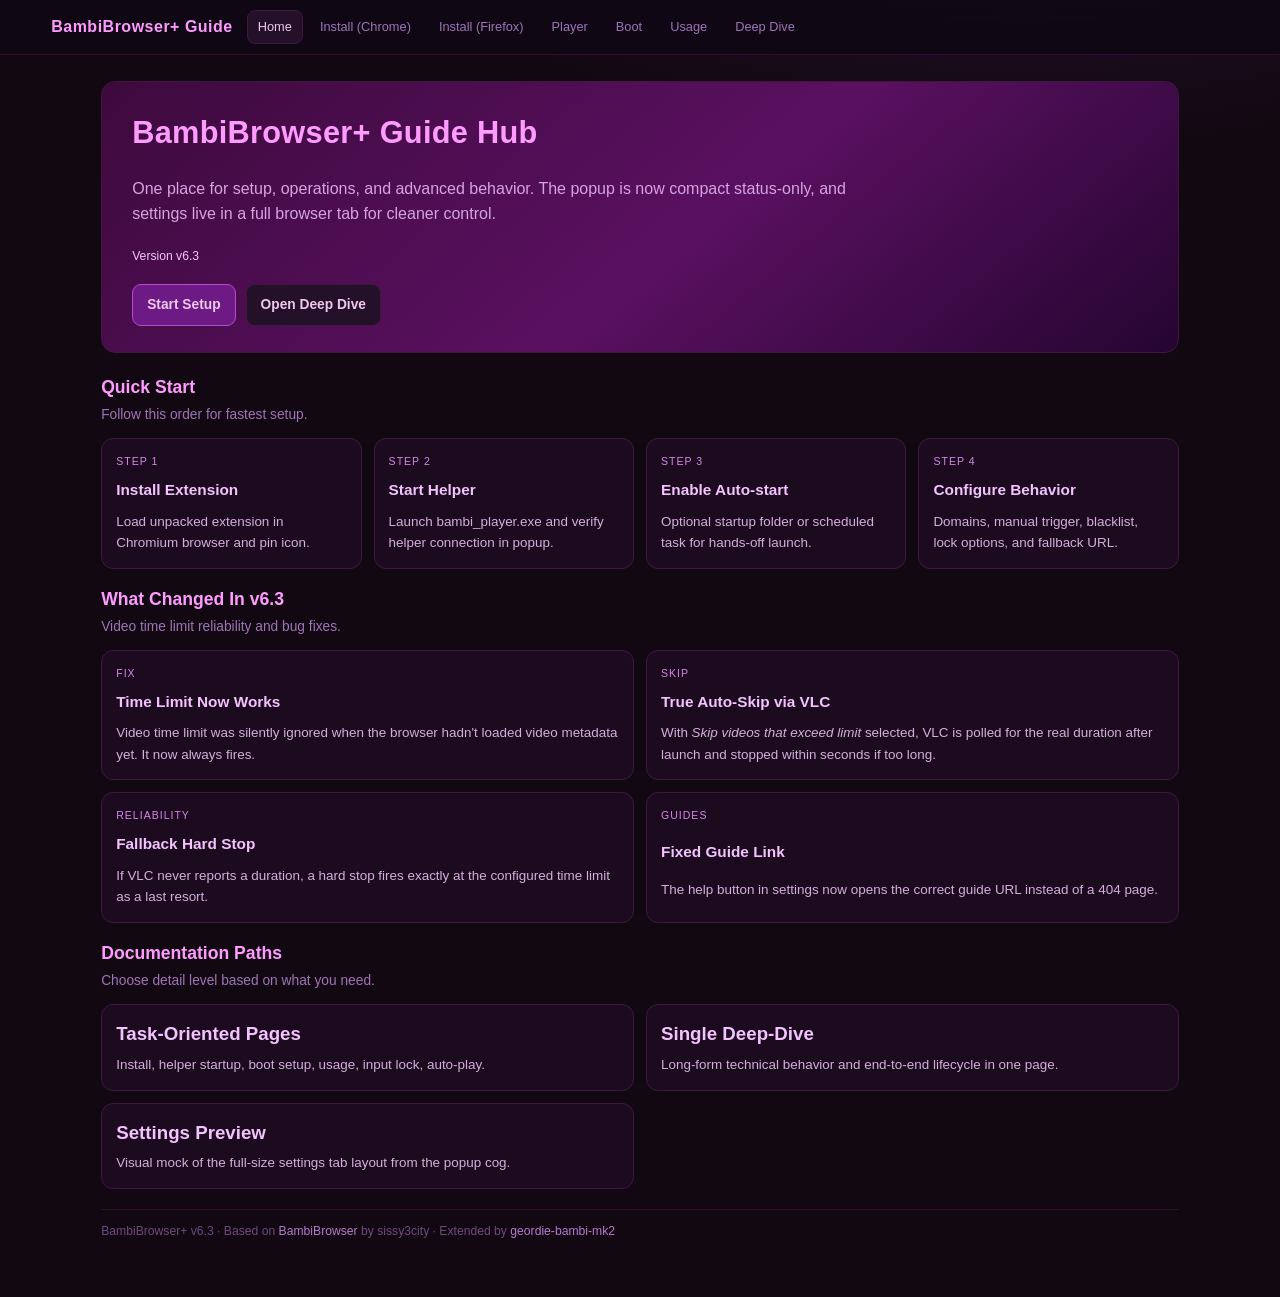
<file: index.html>
<!DOCTYPE html>
<html lang="en">
<head>
  <meta charset="UTF-8">
  <meta name="viewport" content="width=device-width, initial-scale=1">
  
  <link rel="icon" type="image/svg+xml" href="favicon.svg">
  <title>BambiBrowser+ v6.3 - Guide Home</title>
  <link rel="stylesheet" href="site.css">
</head>
<body>
  <nav class="site-nav">
    <a class="nav-brand" href="index.html">BambiBrowser+ Guide</a>
    <div class="nav-links">
      <a class="active" href="index.html">Home</a>
      <a href="install.html">Install (Chrome)</a>
      <a href="install-firefox.html">Install (Firefox)</a>
      <a href="player.html">Player</a>
      <a href="boot.html">Boot</a>
      <a href="usage.html">Usage</a>
      <a href="features.html">Deep Dive</a>
    </div>
  </nav>

  <main class="wrap">
    <section class="hero hero-home">
      <h1>BambiBrowser+ Guide Hub</h1>
      <p>One place for setup, operations, and advanced behavior. The popup is now compact status-only, and settings live in a full browser tab for cleaner control.</p>
      <div class="hero-meta">Version v6.3</div>
      <div class="hero-actions">
        <a class="hero-btn primary" href="install.html">Start Setup</a>
        <a class="hero-btn" href="features.html">Open Deep Dive</a>
      </div>
    </section>

    <section class="section-block">
      <div class="section-head">
        <h2>Quick Start</h2>
        <p>Follow this order for fastest setup.</p>
      </div>
      <div class="tile-grid">
        <a class="tile" href="install.html">
          <div class="tile-kicker">Step 1</div>
          <h3>Install Extension</h3>
          <p>Load unpacked extension in Chromium browser and pin icon.</p>
        </a>
        <a class="tile" href="player.html">
          <div class="tile-kicker">Step 2</div>
          <h3>Start Helper</h3>
          <p>Launch bambi_player.exe and verify helper connection in popup.</p>
        </a>
        <a class="tile" href="boot.html">
          <div class="tile-kicker">Step 3</div>
          <h3>Enable Auto-start</h3>
          <p>Optional startup folder or scheduled task for hands-off launch.</p>
        </a>
        <a class="tile" href="usage.html">
          <div class="tile-kicker">Step 4</div>
          <h3>Configure Behavior</h3>
          <p>Domains, manual trigger, blacklist, lock options, and fallback URL.</p>
        </a>
      </div>
    </section>

    <section class="section-block">
      <div class="section-head">
        <h2>What Changed In v6.3</h2>
        <p>Video time limit reliability and bug fixes.</p>
      </div>
      <div class="tile-grid two-up">
        <article class="tile static">
          <div class="tile-kicker">Fix</div>
          <h3>Time Limit Now Works</h3>
          <p>Video time limit was silently ignored when the browser hadn't loaded video metadata yet. It now always fires.</p>
        </article>
        <article class="tile static">
          <div class="tile-kicker">Skip</div>
          <h3>True Auto-Skip via VLC</h3>
          <p>With <em>Skip videos that exceed limit</em> selected, VLC is polled for the real duration after launch and stopped within seconds if too long.</p>
        </article>
        <article class="tile static">
          <div class="tile-kicker">Reliability</div>
          <h3>Fallback Hard Stop</h3>
          <p>If VLC never reports a duration, a hard stop fires exactly at the configured time limit as a last resort.</p>
        </article>
        <article class="tile static">
          <div class="tile-kicker">Guides</div>
          <h3>Fixed Guide Link</h3>
          <p>The help button in settings now opens the correct guide URL instead of a 404 page.</p>
        </article>
      </div>
    </section>

    <section class="section-block">
      <div class="section-head">
        <h2>Documentation Paths</h2>
        <p>Choose detail level based on what you need.</p>
      </div>
      <div class="doc-paths">
        <a class="path-card" href="usage.html">
          <h3>Task-Oriented Pages</h3>
          <p>Install, helper startup, boot setup, usage, input lock, auto-play.</p>
        </a>
        <a class="path-card" href="features.html">
          <h3>Single Deep-Dive</h3>
          <p>Long-form technical behavior and end-to-end lifecycle in one page.</p>
        </a>
        <a class="path-card" href="settings-preview.html">
          <h3>Settings Preview</h3>
          <p>Visual mock of the full-size settings tab layout from the popup cog.</p>
        </a>
      </div>
    </section>

    <footer class="footer-block">
      BambiBrowser+ v6.3 · Based on
      <a href="https://github.com/sissy3city/BambiBrowser" target="_blank">BambiBrowser</a>
      by sissy3city · Extended by
      <a href="https://github.com/geordie-bambi-mk2" target="_blank">geordie-bambi-mk2</a>
    </footer>
  </main>
</body>
</html>
</file>
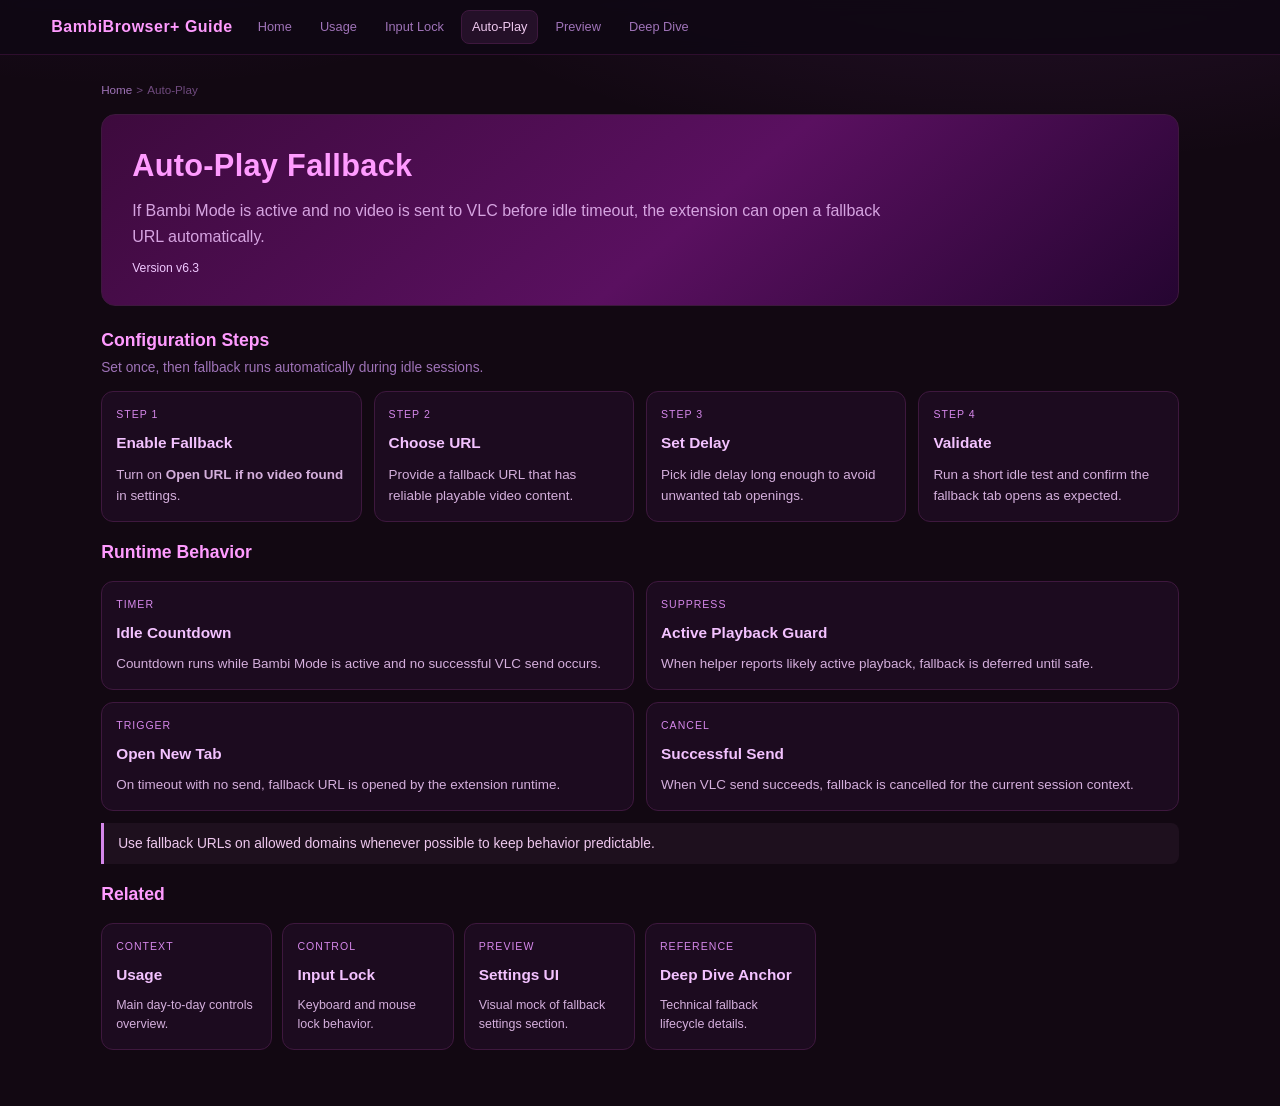
<file: auto-play.html>
<!DOCTYPE html>
<html lang="en">
<head>
  <meta charset="UTF-8">
  <meta name="viewport" content="width=device-width, initial-scale=1">
  <link rel="icon" type="image/svg+xml" href="favicon.svg">
  <title>BambiBrowser+ v6.3 - Auto-Play Fallback</title>
  <link rel="stylesheet" href="site.css">
</head>
<body>
  <nav class="site-nav">
    <a class="nav-brand" href="index.html">BambiBrowser+ Guide</a>
    <div class="nav-links">
      <a href="index.html">Home</a>
      <a href="usage.html">Usage</a>
      <a href="input-lock.html">Input Lock</a>
      <a href="auto-play.html" class="active">Auto-Play</a>
      <a href="settings-preview.html">Preview</a>
      <a href="features.html">Deep Dive</a>
    </div>
  </nav>

  <main class="wrap">
    <div class="page-crumb"><a href="index.html">Home</a><span>></span>Auto-Play</div>

    <section class="hero">
      <h1>Auto-Play Fallback</h1>
      <p>If Bambi Mode is active and no video is sent to VLC before idle timeout, the extension can open a fallback URL automatically.</p>
      <div class="hero-meta">Version v6.3</div>
    </section>

    <section class="section-block">
      <div class="section-head">
        <h2>Configuration Steps</h2>
        <p>Set once, then fallback runs automatically during idle sessions.</p>
      </div>
      <div class="tile-grid">
        <article class="tile static"><div class="tile-kicker">Step 1</div><h3>Enable Fallback</h3><p>Turn on <strong>Open URL if no video found</strong> in settings.</p></article>
        <article class="tile static"><div class="tile-kicker">Step 2</div><h3>Choose URL</h3><p>Provide a fallback URL that has reliable playable video content.</p></article>
        <article class="tile static"><div class="tile-kicker">Step 3</div><h3>Set Delay</h3><p>Pick idle delay long enough to avoid unwanted tab openings.</p></article>
        <article class="tile static"><div class="tile-kicker">Step 4</div><h3>Validate</h3><p>Run a short idle test and confirm the fallback tab opens as expected.</p></article>
      </div>
    </section>

    <section class="section-block">
      <div class="section-head">
        <h2>Runtime Behavior</h2>
      </div>
      <div class="tile-grid two-up">
        <article class="tile static"><div class="tile-kicker">Timer</div><h3>Idle Countdown</h3><p>Countdown runs while Bambi Mode is active and no successful VLC send occurs.</p></article>
        <article class="tile static"><div class="tile-kicker">Suppress</div><h3>Active Playback Guard</h3><p>When helper reports likely active playback, fallback is deferred until safe.</p></article>
        <article class="tile static"><div class="tile-kicker">Trigger</div><h3>Open New Tab</h3><p>On timeout with no send, fallback URL is opened by the extension runtime.</p></article>
        <article class="tile static"><div class="tile-kicker">Cancel</div><h3>Successful Send</h3><p>When VLC send succeeds, fallback is cancelled for the current session context.</p></article>
      </div>
      <div class="callout">Use fallback URLs on allowed domains whenever possible to keep behavior predictable.</div>
    </section>

    <section class="section-block">
      <div class="section-head"><h2>Related</h2></div>
      <div class="related-row">
        <a class="tile" href="usage.html"><div class="tile-kicker">Context</div><h3>Usage</h3><p>Main day-to-day controls overview.</p></a>
        <a class="tile" href="input-lock.html"><div class="tile-kicker">Control</div><h3>Input Lock</h3><p>Keyboard and mouse lock behavior.</p></a>
        <a class="tile" href="settings-preview.html"><div class="tile-kicker">Preview</div><h3>Settings UI</h3><p>Visual mock of fallback settings section.</p></a>
        <a class="tile" href="features.html#auto-play"><div class="tile-kicker">Reference</div><h3>Deep Dive Anchor</h3><p>Technical fallback lifecycle details.</p></a>
      </div>
    </section>
  </main>
</body>
</html>
</file>
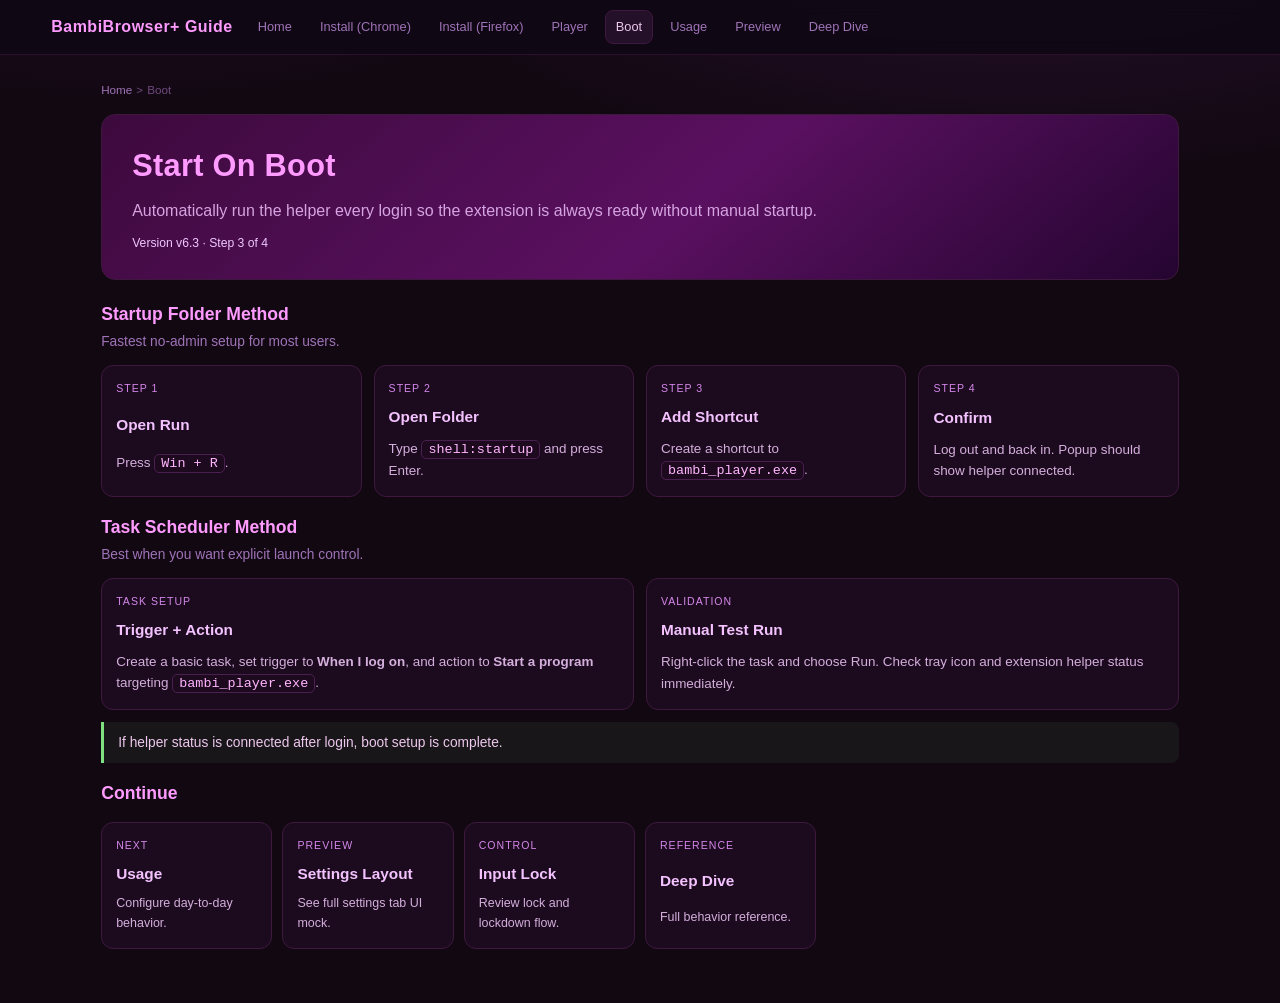
<file: boot.html>
<!DOCTYPE html>
<html lang="en">
<head>
  <meta charset="UTF-8">
  <meta name="viewport" content="width=device-width, initial-scale=1">
  <link rel="icon" type="image/svg+xml" href="favicon.svg">
  <title>BambiBrowser+ v6.3 - Boot</title>
  <link rel="stylesheet" href="site.css">
</head>
<body>
  <nav class="site-nav">
    <a class="nav-brand" href="index.html">BambiBrowser+ Guide</a>
    <div class="nav-links">
      <a href="index.html">Home</a>
      <a href="install.html">Install (Chrome)</a>
      <a href="install-firefox.html">Install (Firefox)</a>
      <a href="player.html">Player</a>
      <a href="boot.html" class="active">Boot</a>
      <a href="usage.html">Usage</a>
      <a href="settings-preview.html">Preview</a>
      <a href="features.html">Deep Dive</a>
    </div>
  </nav>

  <main class="wrap">
    <div class="page-crumb"><a href="index.html">Home</a><span>></span>Boot</div>

    <section class="hero">
      <h1>Start On Boot</h1>
      <p>Automatically run the helper every login so the extension is always ready without manual startup.</p>
      <div class="hero-meta">Version v6.3 · Step 3 of 4</div>
    </section>

    <section class="section-block">
      <div class="section-head">
        <h2>Startup Folder Method</h2>
        <p>Fastest no-admin setup for most users.</p>
      </div>
      <div class="tile-grid">
        <article class="tile static"><div class="tile-kicker">Step 1</div><h3>Open Run</h3><p>Press <code>Win + R</code>.</p></article>
        <article class="tile static"><div class="tile-kicker">Step 2</div><h3>Open Folder</h3><p>Type <code>shell:startup</code> and press Enter.</p></article>
        <article class="tile static"><div class="tile-kicker">Step 3</div><h3>Add Shortcut</h3><p>Create a shortcut to <code>bambi_player.exe</code>.</p></article>
        <article class="tile static"><div class="tile-kicker">Step 4</div><h3>Confirm</h3><p>Log out and back in. Popup should show helper connected.</p></article>
      </div>
    </section>

    <section class="section-block">
      <div class="section-head">
        <h2>Task Scheduler Method</h2>
        <p>Best when you want explicit launch control.</p>
      </div>
      <div class="tile-grid two-up">
        <article class="tile static">
          <div class="tile-kicker">Task Setup</div>
          <h3>Trigger + Action</h3>
          <p>Create a basic task, set trigger to <strong>When I log on</strong>, and action to <strong>Start a program</strong> targeting <code>bambi_player.exe</code>.</p>
        </article>
        <article class="tile static">
          <div class="tile-kicker">Validation</div>
          <h3>Manual Test Run</h3>
          <p>Right-click the task and choose Run. Check tray icon and extension helper status immediately.</p>
        </article>
      </div>
      <div class="callout ok">If helper status is connected after login, boot setup is complete.</div>
    </section>

    <section class="section-block">
      <div class="section-head"><h2>Continue</h2></div>
      <div class="related-row">
        <a class="tile" href="usage.html"><div class="tile-kicker">Next</div><h3>Usage</h3><p>Configure day-to-day behavior.</p></a>
        <a class="tile" href="settings-preview.html"><div class="tile-kicker">Preview</div><h3>Settings Layout</h3><p>See full settings tab UI mock.</p></a>
        <a class="tile" href="input-lock.html"><div class="tile-kicker">Control</div><h3>Input Lock</h3><p>Review lock and lockdown flow.</p></a>
        <a class="tile" href="features.html"><div class="tile-kicker">Reference</div><h3>Deep Dive</h3><p>Full behavior reference.</p></a>
      </div>
    </section>
  </main>
</body>
</html>
</file>
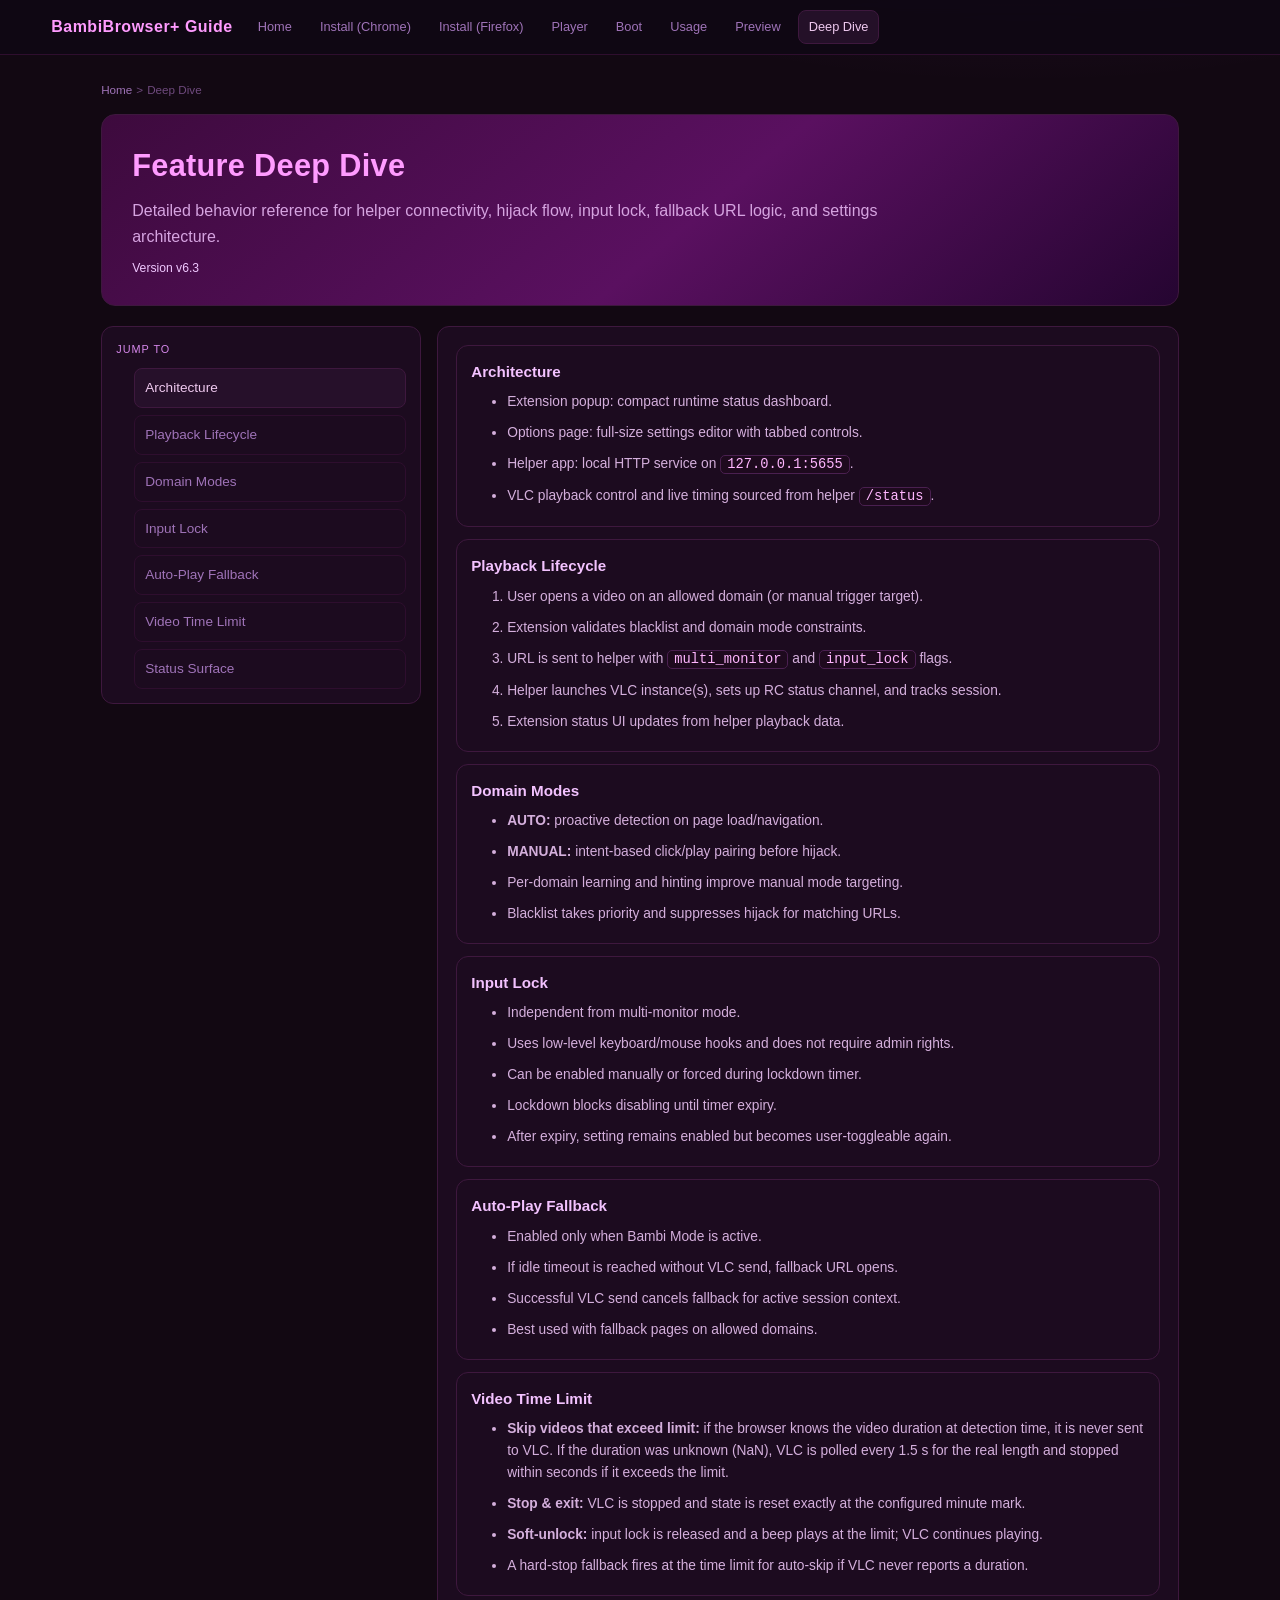
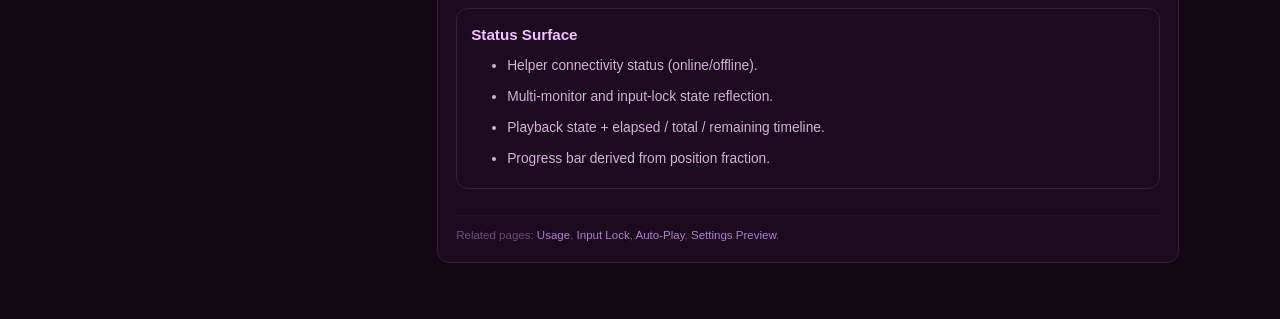
<file: features.html>
<!DOCTYPE html>
<html lang="en">
<head>
  <meta charset="UTF-8">
  <meta name="viewport" content="width=device-width, initial-scale=1">
  <link rel="icon" type="image/svg+xml" href="favicon.svg">
  <title>BambiBrowser+ v6.3 - Feature Deep Dive</title>
  <link rel="stylesheet" href="site.css">
</head>
<body>
  <nav class="site-nav">
    <a class="nav-brand" href="index.html">BambiBrowser+ Guide</a>
    <div class="nav-links">
      <a href="index.html">Home</a>
      <a href="install.html">Install (Chrome)</a>
      <a href="install-firefox.html">Install (Firefox)</a>
      <a href="player.html">Player</a>
      <a href="boot.html">Boot</a>
      <a href="usage.html">Usage</a>
      <a href="settings-preview.html">Preview</a>
      <a class="active" href="features.html">Deep Dive</a>
    </div>
  </nav>

  <main class="wrap">
    <div class="page-crumb"><a href="index.html">Home</a><span>></span>Deep Dive</div>

    <section class="hero">
      <h1>Feature Deep Dive</h1>
      <p>Detailed behavior reference for helper connectivity, hijack flow, input lock, fallback URL logic, and settings architecture.</p>
      <div class="hero-meta">Version v6.3</div>
    </section>

    <section class="layout">
      <aside class="sidebar">
        <div class="side-title">Jump To</div>
        <ul class="side-list">
          <li><a class="active" href="#architecture">Architecture</a></li>
          <li><a href="#playback-lifecycle">Playback Lifecycle</a></li>
          <li><a href="#domains">Domain Modes</a></li>
          <li><a href="#input-lock">Input Lock</a></li>
          <li><a href="#auto-play">Auto-Play Fallback</a></li>
          <li><a href="#time-limit">Video Time Limit</a></li>
          <li><a href="#status-surface">Status Surface</a></li>
        </ul>
      </aside>

      <article class="panel deep-dive">
        <section id="architecture" class="card">
          <h3>Architecture</h3>
          <ul>
            <li>Extension popup: compact runtime status dashboard.</li>
            <li>Options page: full-size settings editor with tabbed controls.</li>
            <li>Helper app: local HTTP service on <code>127.0.0.1:5655</code>.</li>
            <li>VLC playback control and live timing sourced from helper <code>/status</code>.</li>
          </ul>
        </section>

        <section id="playback-lifecycle" class="card">
          <h3>Playback Lifecycle</h3>
          <ol>
            <li>User opens a video on an allowed domain (or manual trigger target).</li>
            <li>Extension validates blacklist and domain mode constraints.</li>
            <li>URL is sent to helper with <code>multi_monitor</code> and <code>input_lock</code> flags.</li>
            <li>Helper launches VLC instance(s), sets up RC status channel, and tracks session.</li>
            <li>Extension status UI updates from helper playback data.</li>
          </ol>
        </section>

        <section id="domains" class="card">
          <h3>Domain Modes</h3>
          <ul>
            <li><strong>AUTO:</strong> proactive detection on page load/navigation.</li>
            <li><strong>MANUAL:</strong> intent-based click/play pairing before hijack.</li>
            <li>Per-domain learning and hinting improve manual mode targeting.</li>
            <li>Blacklist takes priority and suppresses hijack for matching URLs.</li>
          </ul>
        </section>

        <section id="input-lock" class="card">
          <h3>Input Lock</h3>
          <ul>
            <li>Independent from multi-monitor mode.</li>
            <li>Uses low-level keyboard/mouse hooks and does not require admin rights.</li>
            <li>Can be enabled manually or forced during lockdown timer.</li>
            <li>Lockdown blocks disabling until timer expiry.</li>
            <li>After expiry, setting remains enabled but becomes user-toggleable again.</li>
          </ul>
        </section>

        <section id="auto-play" class="card">
          <h3>Auto-Play Fallback</h3>
          <ul>
            <li>Enabled only when Bambi Mode is active.</li>
            <li>If idle timeout is reached without VLC send, fallback URL opens.</li>
            <li>Successful VLC send cancels fallback for active session context.</li>
            <li>Best used with fallback pages on allowed domains.</li>
          </ul>
        </section>

        <section id="time-limit" class="card">
          <h3>Video Time Limit</h3>
          <ul>
            <li><strong>Skip videos that exceed limit:</strong> if the browser knows the video duration at detection time, it is never sent to VLC. If the duration was unknown (NaN), VLC is polled every 1.5 s for the real length and stopped within seconds if it exceeds the limit.</li>
            <li><strong>Stop &amp; exit:</strong> VLC is stopped and state is reset exactly at the configured minute mark.</li>
            <li><strong>Soft-unlock:</strong> input lock is released and a beep plays at the limit; VLC continues playing.</li>
            <li>A hard-stop fallback fires at the time limit for auto-skip if VLC never reports a duration.</li>
          </ul>
        </section>

        <section id="status-surface" class="card">
          <h3>Status Surface</h3>
          <ul>
            <li>Helper connectivity status (online/offline).</li>
            <li>Multi-monitor and input-lock state reflection.</li>
            <li>Playback state + elapsed / total / remaining timeline.</li>
            <li>Progress bar derived from position fraction.</li>
          </ul>
        </section>

        <div class="footer">Related pages: <a href="usage.html">Usage</a>, <a href="input-lock.html">Input Lock</a>, <a href="auto-play.html">Auto-Play</a>, <a href="settings-preview.html">Settings Preview</a>.</div>
      </article>
    </section>
  </main>
</body>
</html>
</file>
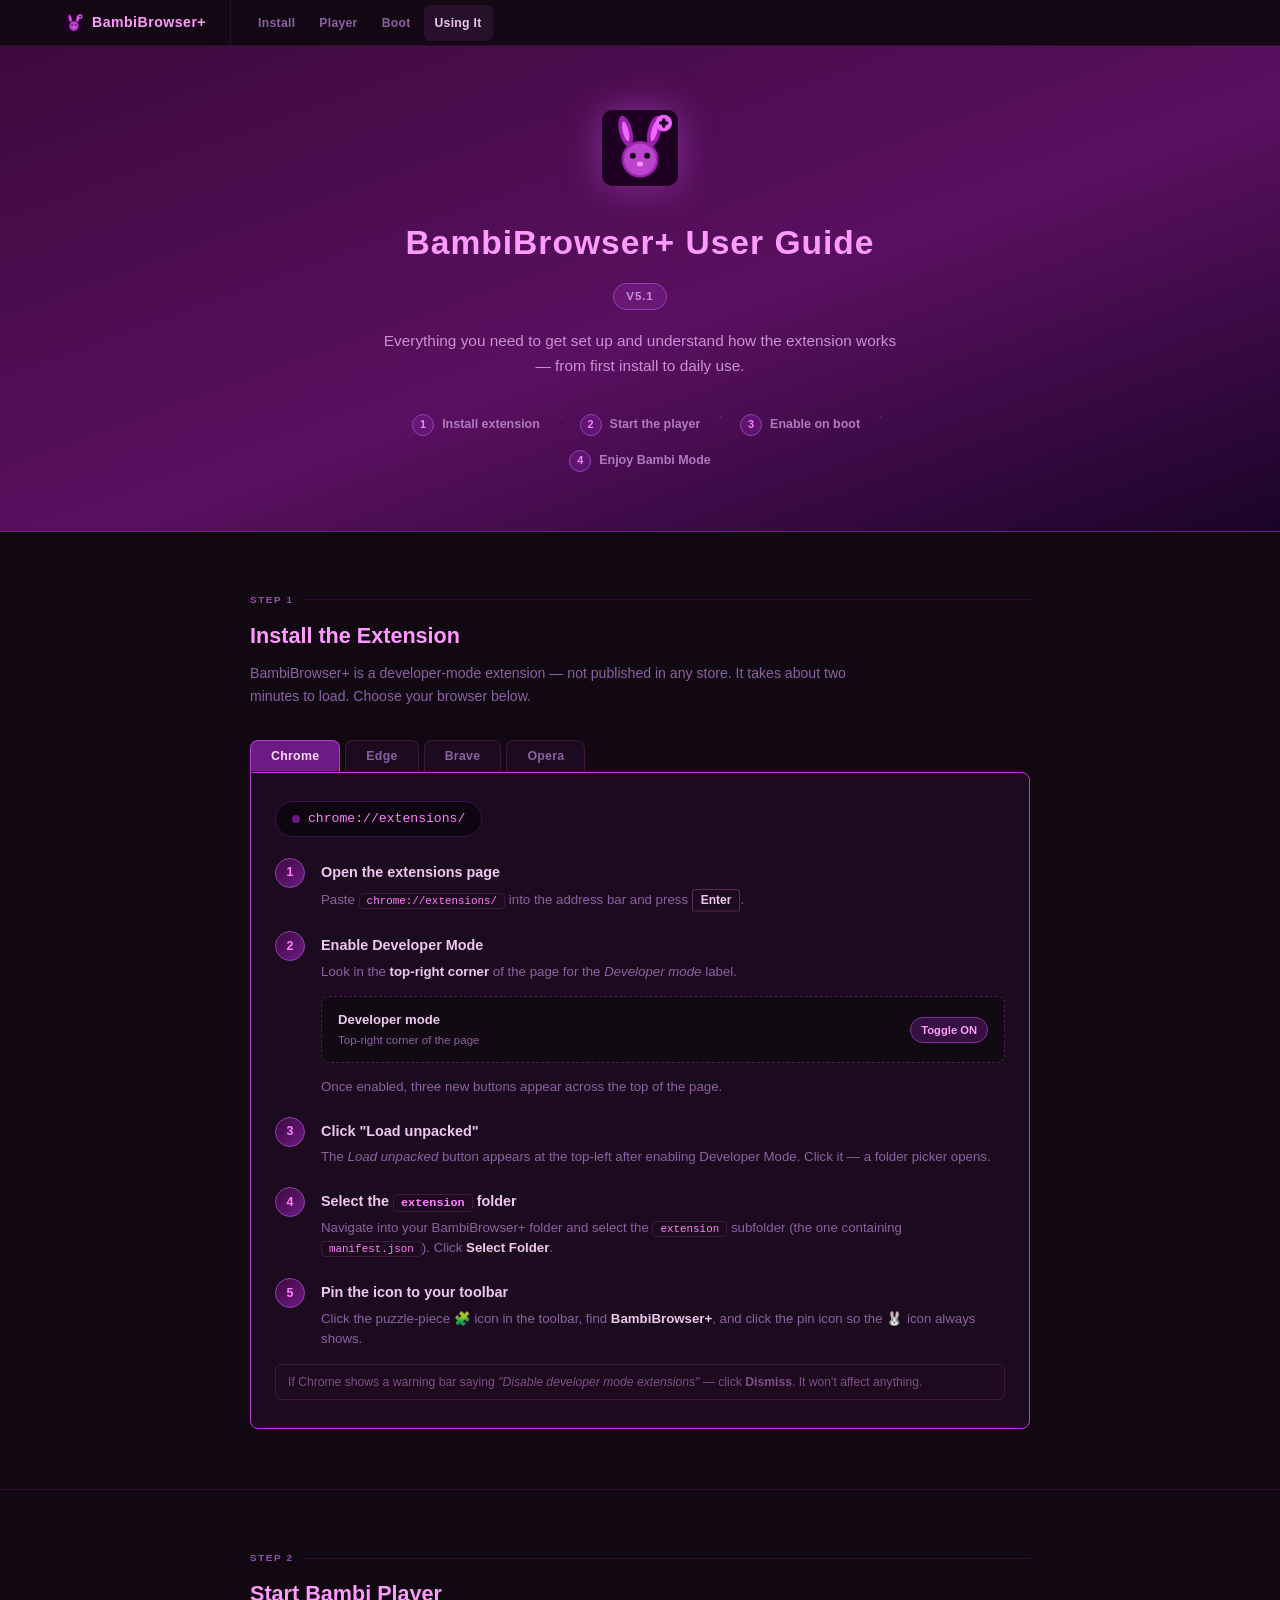
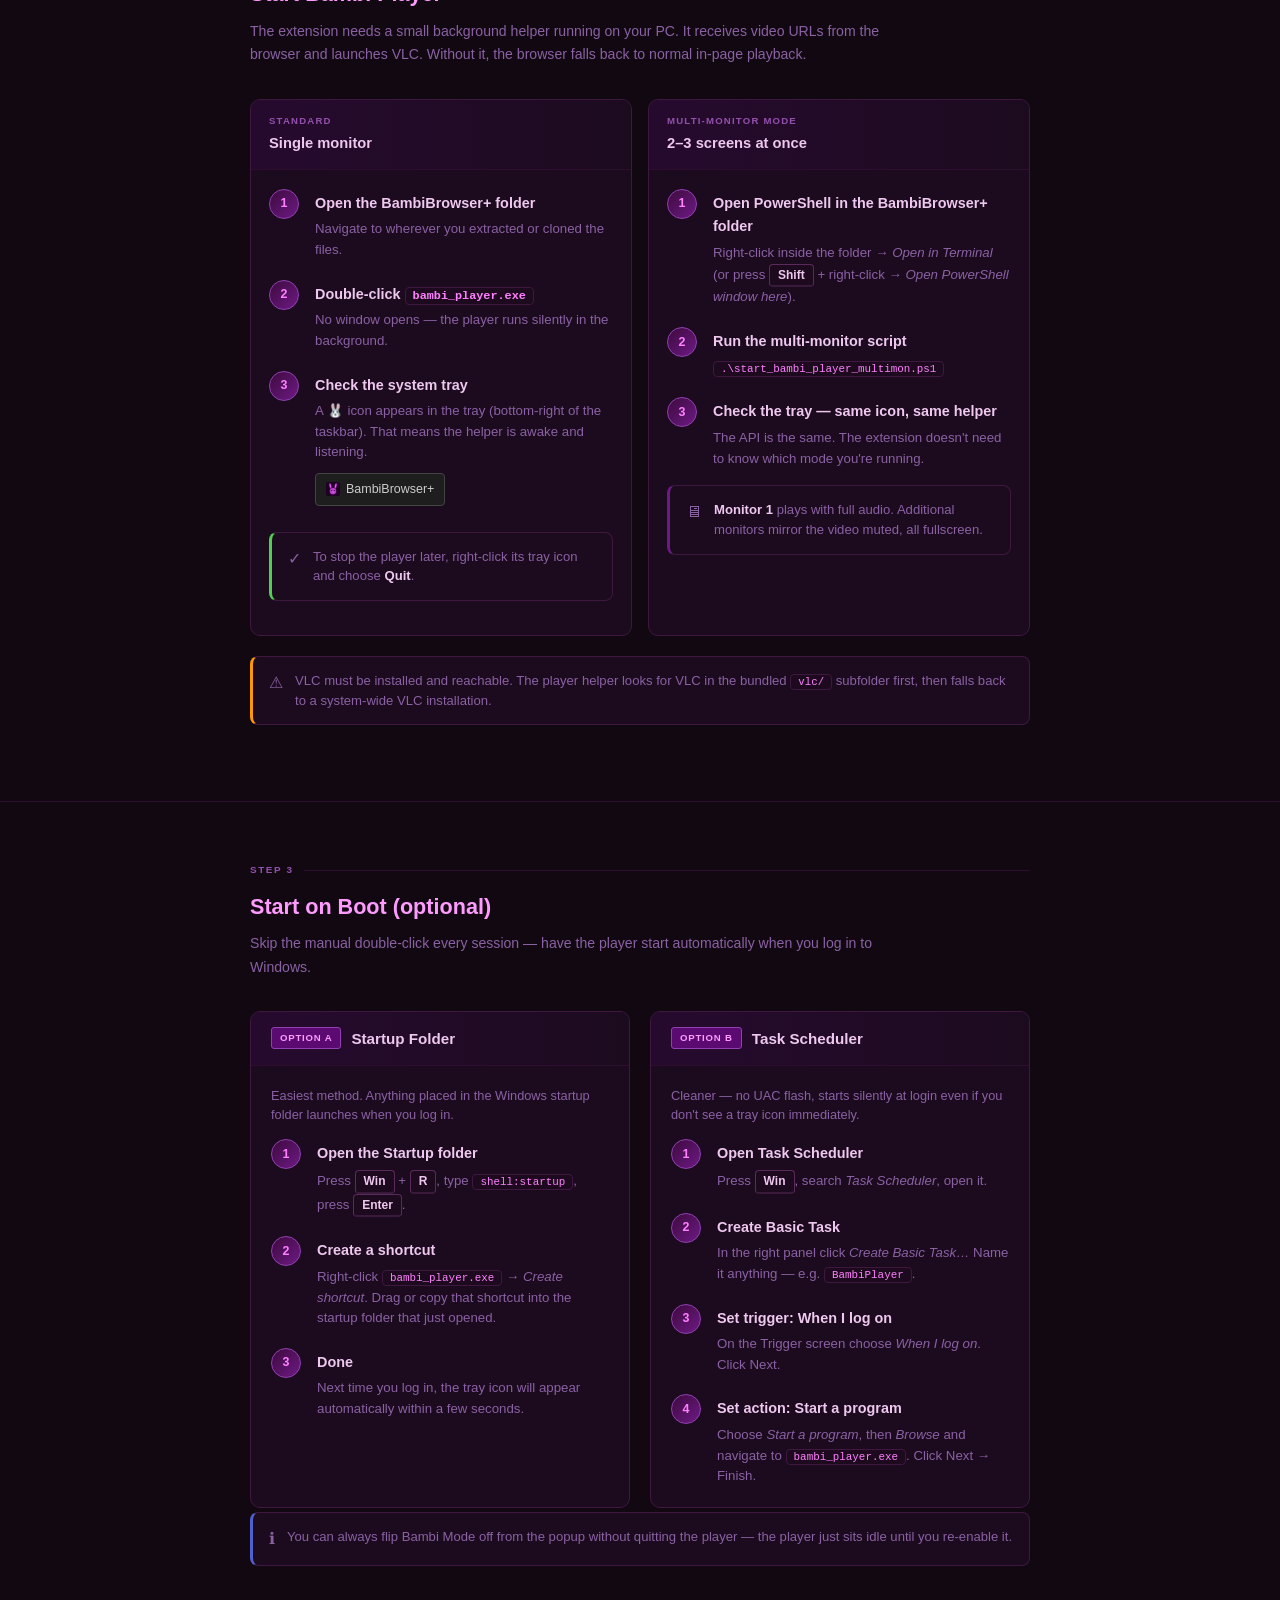
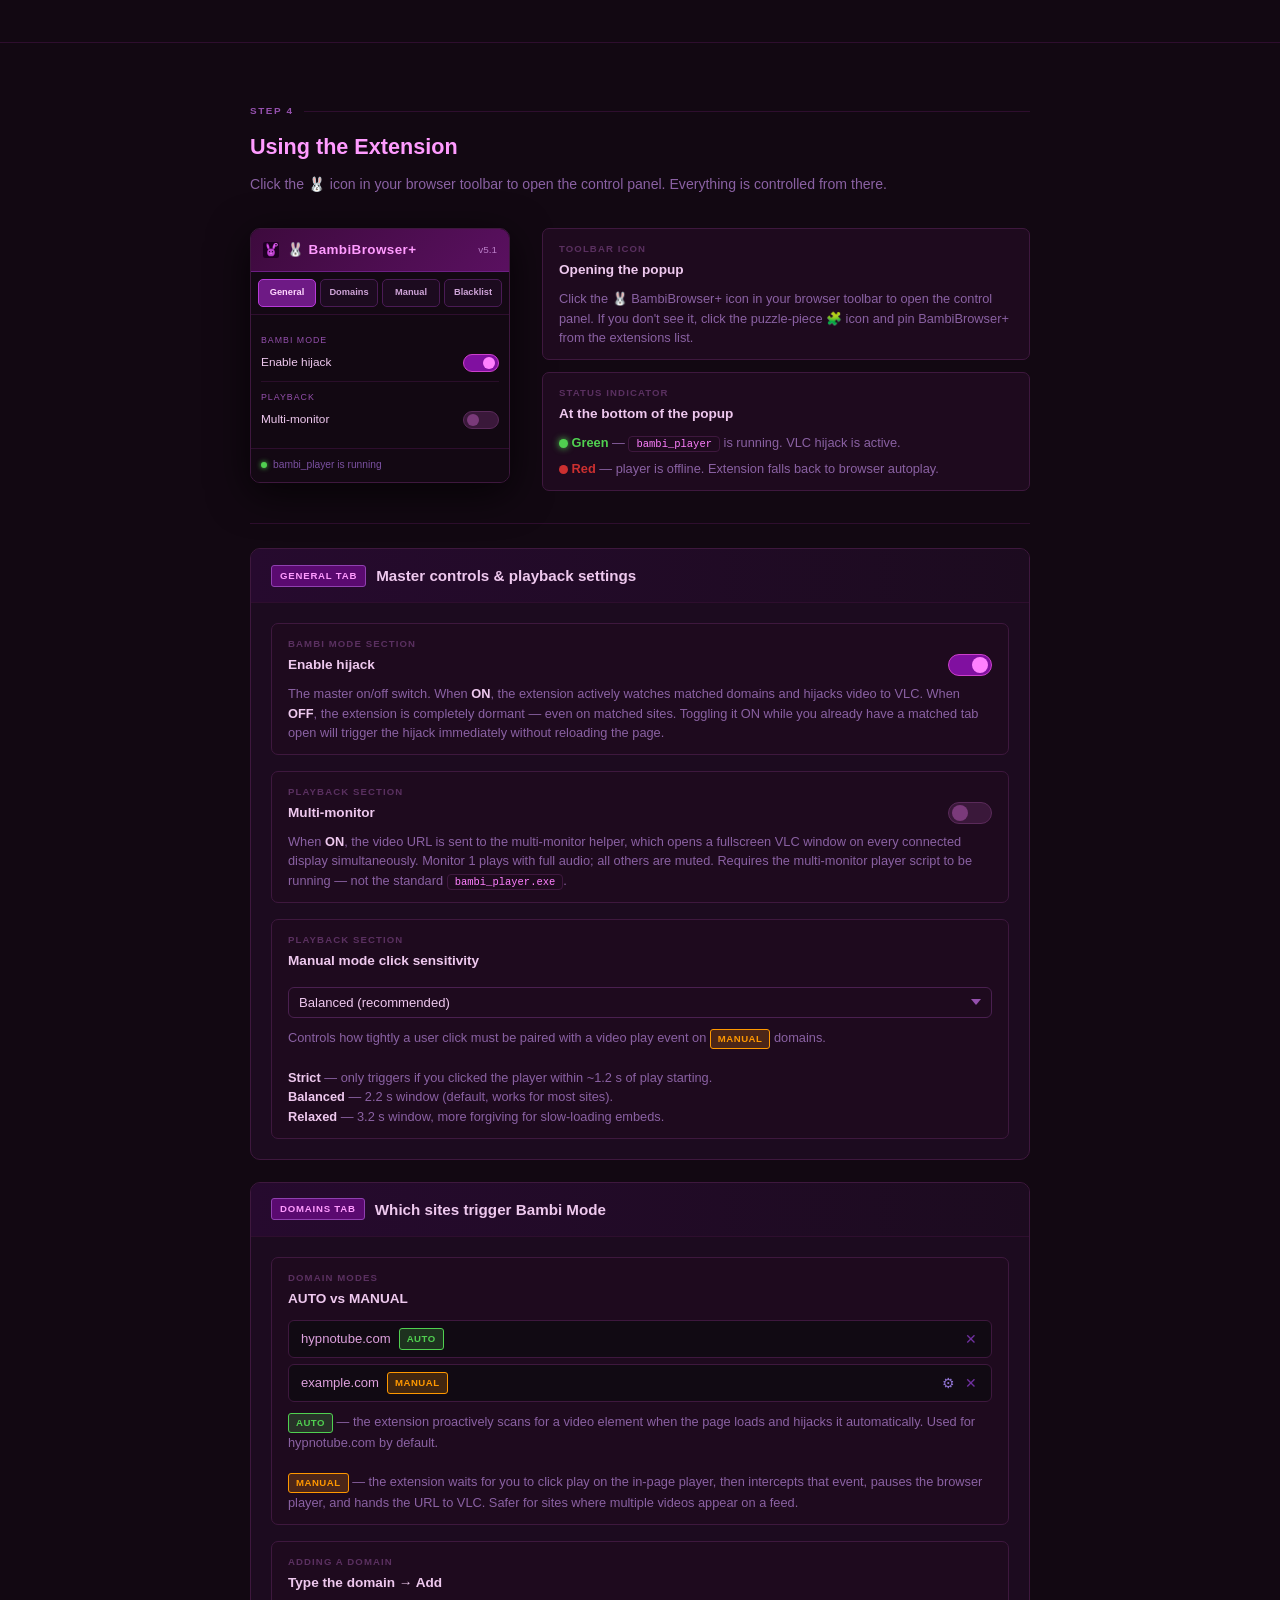
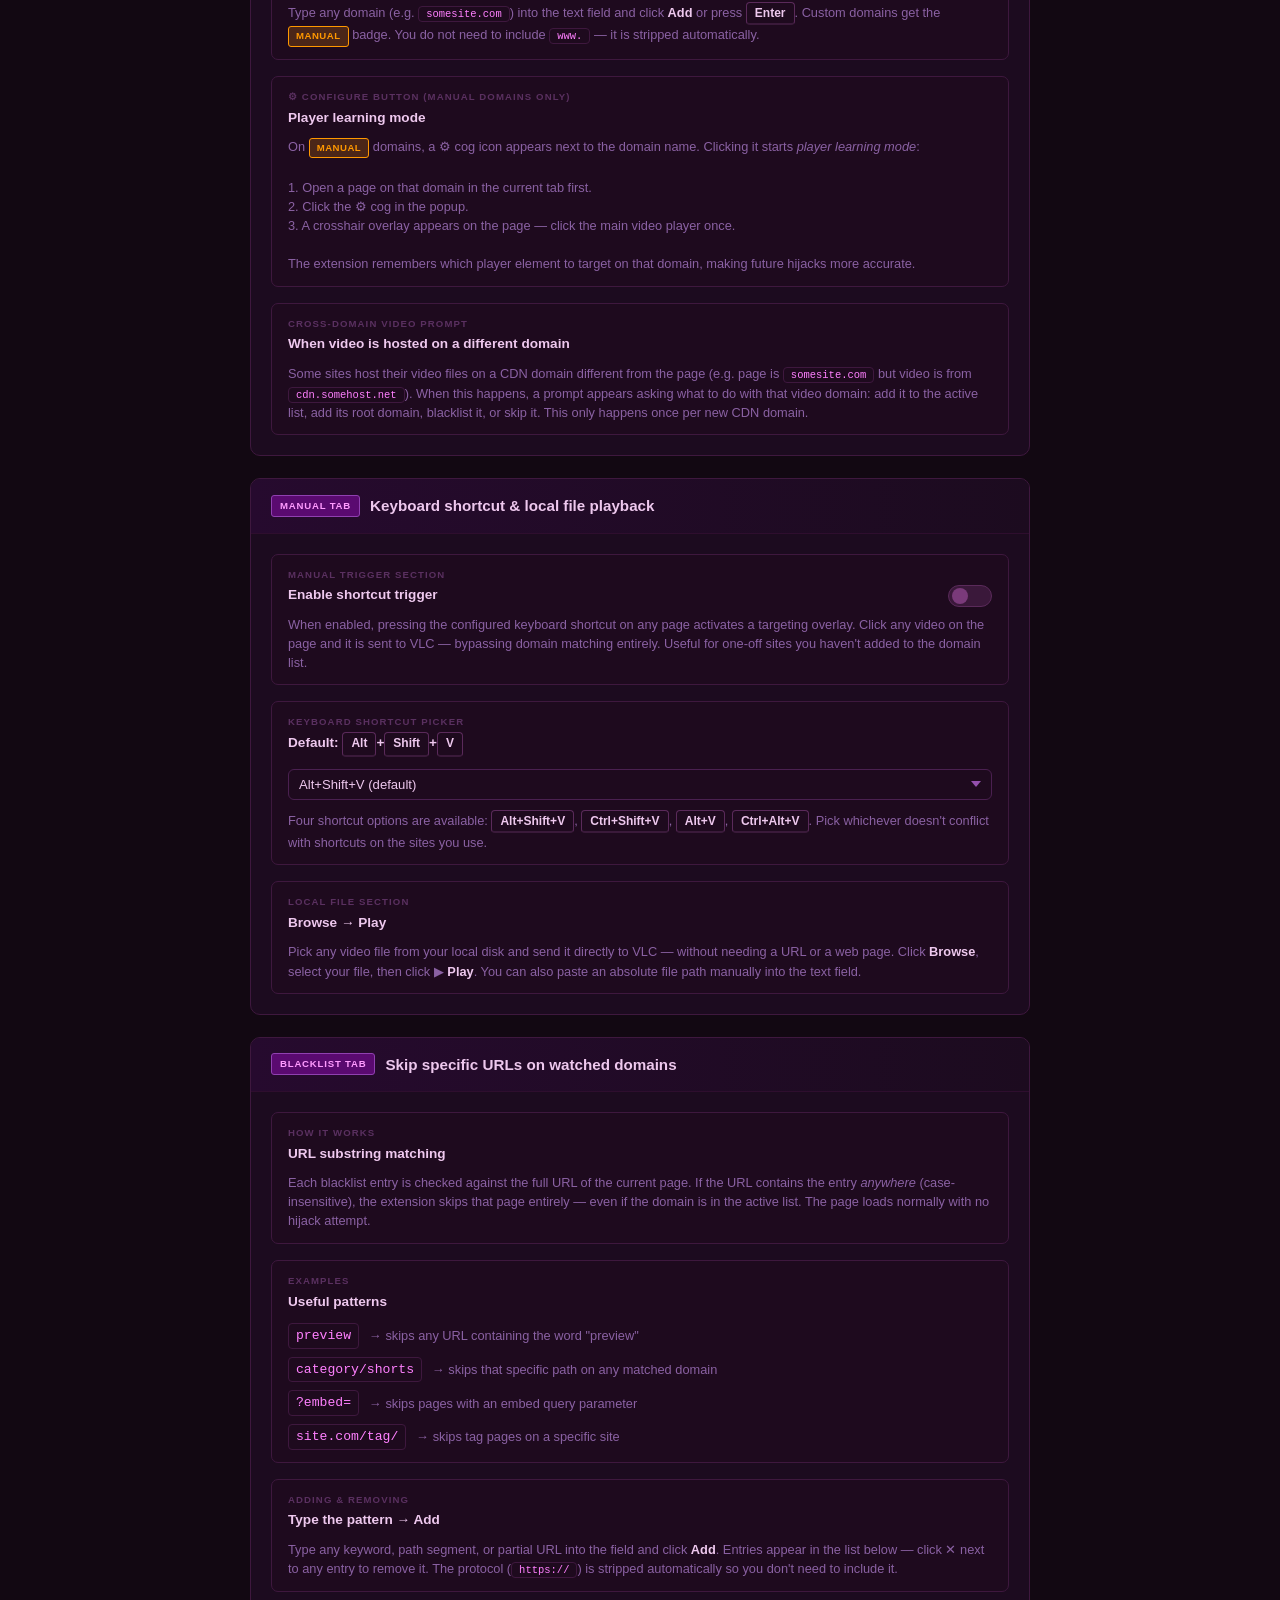
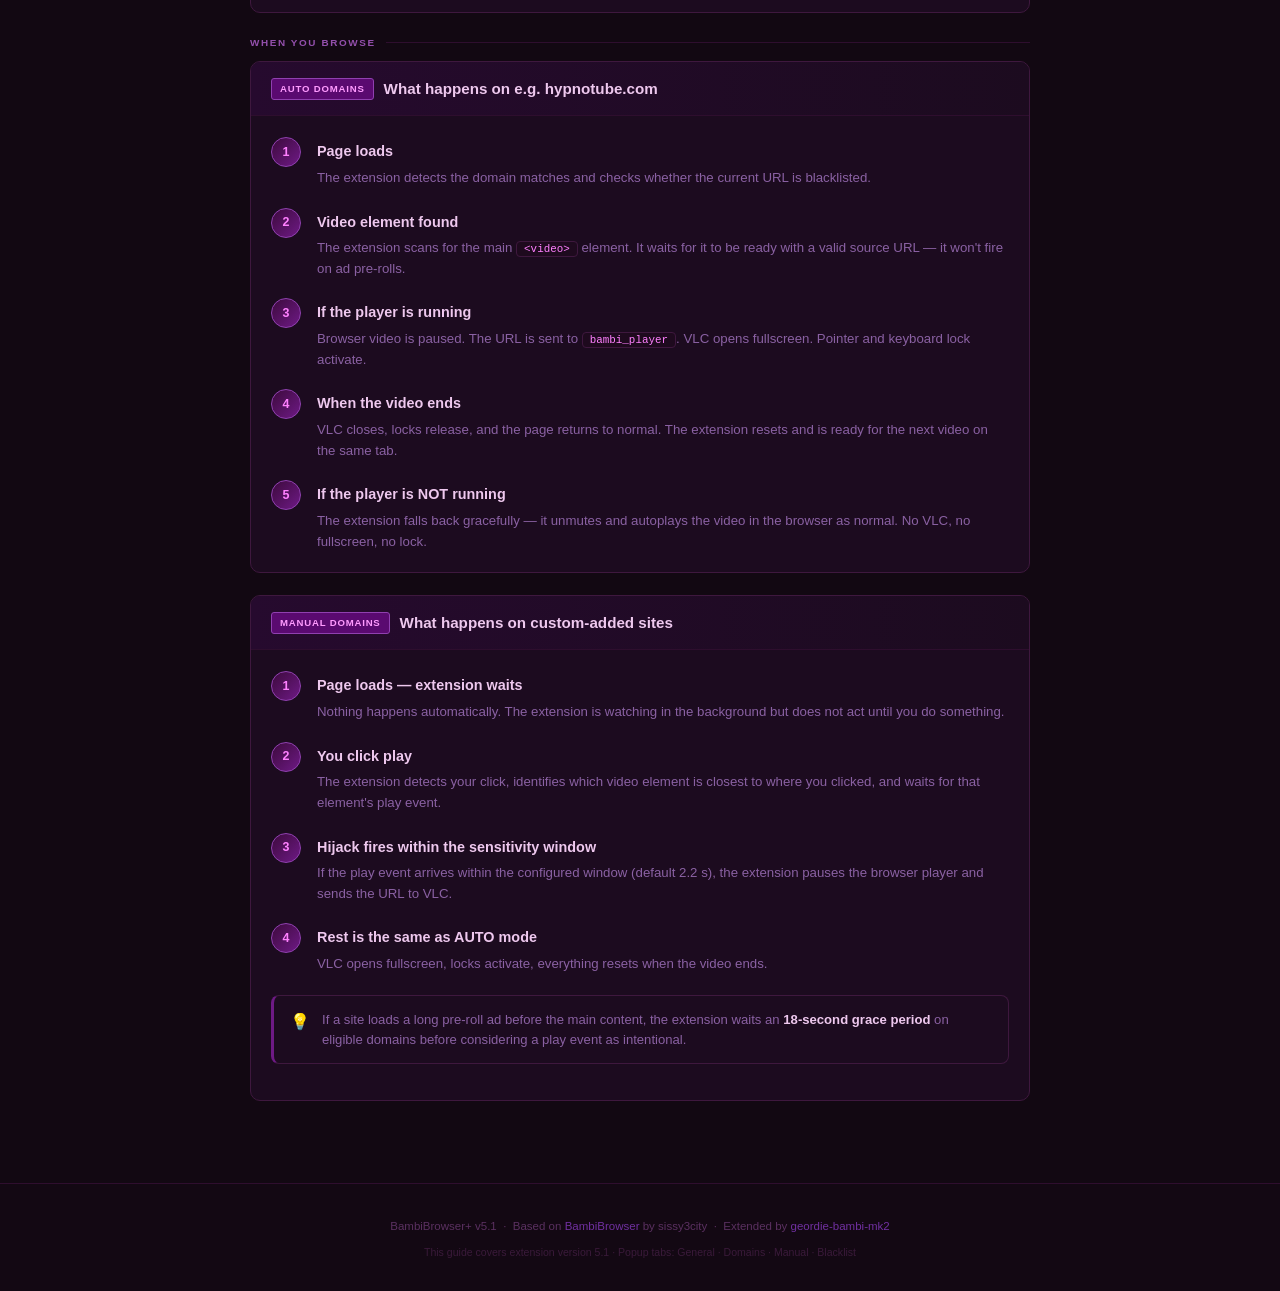
<file: guide.html>
<!DOCTYPE html>
<html lang="en">
<head>
  <meta charset="UTF-8">
  <meta name="viewport" content="width=device-width, initial-scale=1">
  <title>BambiBrowser+ — User Guide</title>
  <style>
    /* ── RESET ──────────────────────────────────────────── */
    *, *::before, *::after { box-sizing: border-box; margin: 0; padding: 0; }

    :root {
      --bg:           #120812;
      --bg-card:      #1c0b1f;
      --bg-card-dark: #130813;
      --bg-inset:     #1e0a1e;
      --border:       #2e0e2e;
      --border-md:    #3e183e;
      --text:         #eec8ee;
      --text-muted:   #8a61a3;
      --text-dim:     #5a3060;
      --accent:       #ff9bff;
      --accent-2:     #ff80ff;
      --section-ttl:  #9450ad;
      --purple-mid:   #6e1a85;
      --purple-deep:  #5a0a70;
      --h-from:       #3d0a3d;
      --h-to:         #5a1060;
      --green:        #50d050;
      --orange:       #ff9800;
      --red:          #cc3030;
    }

    html { scroll-behavior: smooth; }

    body {
      background: var(--bg);
      color: var(--text);
      font-family: 'Segoe UI', Tahoma, sans-serif;
      line-height: 1.65;
    }

    /* ── NAV ─────────────────────────────────────────────── */
    .site-nav {
      position: sticky;
      top: 0;
      z-index: 999;
      background: var(--bg-card-dark);
      border-bottom: 1px solid var(--border);
      display: flex;
      align-items: center;
      padding: 0 clamp(12px, 5vw, calc(50% - 430px));
      gap: 0;
    }
    .nav-brand {
      display: flex;
      align-items: center;
      gap: 8px;
      padding: 11px 24px 11px 0;
      text-decoration: none;
      color: var(--accent);
      font-size: 0.88rem;
      font-weight: 700;
      letter-spacing: 0.5px;
      white-space: nowrap;
      border-right: 1px solid var(--border);
      margin-right: 16px;
    }
    .nav-brand svg { width: 20px; height: 20px; flex-shrink: 0; }
    .nav-links { display: flex; gap: 2px; flex-wrap: wrap; }
    .nav-links a {
      color: var(--text-muted);
      text-decoration: none;
      font-size: 0.76rem;
      font-weight: 600;
      letter-spacing: 0.3px;
      padding: 8px 11px;
      border-radius: 6px;
      transition: background 0.18s, color 0.18s;
    }
    .nav-links a:hover { background: #26102a; color: var(--text); }

    /* ── HERO ─────────────────────────────────────────────── */
    .hero {
      padding: 64px clamp(16px, 5vw, 80px) 52px;
      text-align: center;
      background: linear-gradient(160deg, var(--h-from) 0%, var(--h-to) 55%, #1a0428 100%);
      border-bottom: 1px solid #6d1f83;
    }
    .hero-svg { width: 76px; height: 76px; margin-bottom: 20px; filter: drop-shadow(0 0 18px #c050e080); }
    .hero h1 {
      font-size: clamp(1.5rem, 4vw, 2.1rem);
      font-weight: 700;
      color: var(--accent);
      letter-spacing: 1px;
      margin-bottom: 12px;
    }
    .hero-ver {
      display: inline-block;
      background: rgba(180, 60, 220, 0.2);
      border: 1px solid #9040b0;
      color: #c892d4;
      font-size: 0.72rem;
      font-weight: 700;
      letter-spacing: 0.9px;
      padding: 3px 12px;
      border-radius: 20px;
      margin-bottom: 18px;
      text-transform: uppercase;
    }
    .hero p {
      color: #c892d4;
      font-size: 0.96rem;
      max-width: 520px;
      margin: 0 auto 28px;
    }
    .hero-steps {
      display: flex;
      justify-content: center;
      gap: 0;
      flex-wrap: wrap;
      max-width: 600px;
      margin: 0 auto;
    }
    .hero-step {
      display: flex;
      align-items: center;
      gap: 8px;
      padding: 7px 16px;
      color: #b07abf;
      font-size: 0.78rem;
      font-weight: 600;
    }
    .hero-step-num {
      width: 22px; height: 22px;
      border-radius: 50%;
      background: rgba(110, 26, 133, 0.6);
      border: 1px solid #9040b0;
      color: var(--accent-2);
      font-size: 0.68rem;
      font-weight: 700;
      display: flex;
      align-items: center;
      justify-content: center;
      flex-shrink: 0;
    }
    .hero-step-arrow {
      color: var(--text-dim);
      font-size: 0.7rem;
      padding: 0 2px;
    }

    /* ── LAYOUT ──────────────────────────────────────────── */
    .container { max-width: 860px; margin: 0 auto; padding: 0 clamp(16px, 4vw, 40px); }

    .page-section { padding: 60px 0; border-bottom: 1px solid var(--border); }
    .page-section:last-of-type { border-bottom: none; }

    .section-eyebrow {
      display: flex;
      align-items: center;
      gap: 10px;
      font-size: 0.62rem;
      text-transform: uppercase;
      letter-spacing: 1.6px;
      color: var(--section-ttl);
      font-weight: 700;
      margin-bottom: 10px;
    }
    .section-eyebrow::after {
      content: '';
      flex: 1;
      height: 1px;
      background: var(--border);
    }
    .section-h2 {
      font-size: 1.35rem;
      font-weight: 700;
      color: var(--accent);
      margin-bottom: 8px;
    }
    .section-lead {
      font-size: 0.88rem;
      color: var(--text-muted);
      max-width: 640px;
      margin-bottom: 32px;
    }

    /* ── STEP LIST ────────────────────────────────────────── */
    .steps { display: flex; flex-direction: column; gap: 18px; }
    .step { display: flex; gap: 16px; align-items: flex-start; }
    .step-num {
      width: 30px; height: 30px;
      flex-shrink: 0;
      border-radius: 50%;
      background: linear-gradient(135deg, var(--h-from), var(--purple-mid));
      border: 1px solid #9040b0;
      color: var(--accent-2);
      font-size: 0.78rem;
      font-weight: 700;
      display: flex;
      align-items: center;
      justify-content: center;
      margin-top: 1px;
    }
    .step-body { flex: 1; padding-top: 4px; }
    .step-title { font-size: 0.9rem; font-weight: 700; color: var(--text); margin-bottom: 4px; }
    .step-desc { font-size: 0.83rem; color: var(--text-muted); line-height: 1.55; }

    /* ── INLINE CODE / PATH ───────────────────────────────── */
    code {
      background: var(--bg-inset);
      border: 1px solid var(--border-md);
      color: var(--accent-2);
      font-family: 'Cascadia Code', 'Consolas', monospace;
      font-size: 0.82em;
      padding: 1px 7px;
      border-radius: 4px;
    }
    kbd {
      display: inline-block;
      background: var(--bg-inset);
      border: 1px solid #5a2a5a;
      border-bottom: 2px solid #3a1a3a;
      color: var(--text);
      font-family: 'Segoe UI', Tahoma, sans-serif;
      font-size: 0.75rem;
      font-weight: 700;
      padding: 1px 8px;
      border-radius: 4px;
    }

    /* ── CALLOUTS ─────────────────────────────────────────── */
    .callout {
      display: flex;
      gap: 12px;
      background: var(--bg-card);
      border: 1px solid var(--border-md);
      border-left: 3px solid var(--purple-mid);
      border-radius: 8px;
      padding: 14px 16px;
      margin: 16px 0;
      font-size: 0.82rem;
      color: var(--text-muted);
      line-height: 1.5;
    }
    .callout-icon { font-size: 1rem; flex-shrink: 0; line-height: 1.5; }
    .callout.good { border-left-color: var(--green); }
    .callout.warn { border-left-color: var(--orange); }
    .callout.info { border-left-color: #5060cc; }
    .callout strong { color: var(--text); }

    /* ── BROWSER INSTALLER TABS ───────────────────────────── */
    .browser-tabs {
      display: flex;
      gap: 5px;
      flex-wrap: wrap;
      margin-bottom: -1px;
    }
    .btab-btn {
      background: var(--bg-card);
      border: 1px solid var(--border-md);
      border-bottom: 2px solid transparent;
      border-radius: 8px 8px 0 0;
      color: var(--text-muted);
      font-size: 0.77rem;
      font-weight: 700;
      letter-spacing: 0.3px;
      padding: 8px 20px;
      cursor: pointer;
      transition: background 0.18s, color 0.18s;
    }
    .btab-btn:hover { background: #26102a; color: var(--text); }
    .btab-btn.active {
      background: var(--purple-mid);
      color: #ffd8ff;
      border-color: #b73ad8;
      border-bottom-color: var(--bg-card);
    }
    .btab-panels {
      background: var(--bg-card);
      border: 1px solid #b73ad8;
      border-radius: 0 8px 8px 8px;
      padding: 28px 24px;
      position: relative;
      z-index: 1;
    }
    .btab-pane { display: none; }
    .btab-pane.active { display: block; }

    .browser-url {
      display: inline-flex;
      align-items: center;
      gap: 8px;
      background: #0d0510;
      border: 1px solid #3a1050;
      border-radius: 20px;
      padding: 6px 16px;
      font-size: 0.82rem;
      color: var(--accent-2);
      font-family: 'Cascadia Code', 'Consolas', monospace;
      margin-bottom: 20px;
    }
    .browser-url-dot {
      width: 8px; height: 8px;
      border-radius: 50%;
      background: var(--purple-mid);
    }

    .browser-note {
      background: var(--bg-inset);
      border: 1px solid var(--border-md);
      border-radius: 6px;
      padding: 8px 12px;
      font-size: 0.76rem;
      color: #7e4f88;
      margin-top: 14px;
      line-height: 1.5;
    }

    /* developer mode highlight box */
    .dev-mode-box {
      display: flex;
      align-items: center;
      justify-content: space-between;
      gap: 12px;
      background: #110a13;
      border: 1px dashed #4a1b55;
      border-radius: 8px;
      padding: 12px 16px;
      margin: 14px 0;
    }
    .dev-mode-label { font-size: 0.82rem; color: var(--text); font-weight: 600; }
    .dev-mode-where { font-size: 0.72rem; color: var(--text-muted); }
    .mini-pill {
      background: rgba(110, 26, 133, 0.4);
      border: 1px solid #8030a0;
      border-radius: 20px;
      color: var(--accent);
      font-size: 0.7rem;
      font-weight: 700;
      padding: 3px 10px;
      white-space: nowrap;
    }

    /* ── PLAYER START SECTION ─────────────────────────────── */
    .player-cards {
      display: grid;
      grid-template-columns: 1fr 1fr;
      gap: 16px;
    }
    @media (max-width: 600px) { .player-cards { grid-template-columns: 1fr; } }

    .player-card {
      background: var(--bg-card);
      border: 1px solid var(--border-md);
      border-radius: 10px;
      overflow: hidden;
    }
    .player-card-head {
      background: linear-gradient(90deg, #260a2e, #1c0b1f);
      border-bottom: 1px solid var(--border);
      padding: 13px 18px;
    }
    .player-card-head-label {
      font-size: 0.6rem;
      text-transform: uppercase;
      letter-spacing: 1.2px;
      color: var(--section-ttl);
      font-weight: 700;
      margin-bottom: 3px;
    }
    .player-card-head-title { font-size: 0.92rem; font-weight: 700; color: var(--text); }
    .player-card-body { padding: 18px; }

    .tray-demo {
      display: inline-flex;
      align-items: center;
      gap: 6px;
      background: #1e1e1e;
      border: 1px solid #444;
      border-radius: 4px;
      padding: 5px 10px;
      font-size: 0.78rem;
      color: #ccc;
      font-family: 'Segoe UI', Tahoma, sans-serif;
      margin: 10px 0;
    }
    .tray-demo svg { width: 14px; height: 14px; }

    /* ── BOOT SECTION ─────────────────────────────────────── */
    .boot-grid {
      display: grid;
      grid-template-columns: 1fr 1fr;
      gap: 20px;
    }
    @media (max-width: 600px) { .boot-grid { grid-template-columns: 1fr; } }

    .boot-card {
      background: var(--bg-card);
      border: 1px solid var(--border-md);
      border-radius: 10px;
      overflow: hidden;
    }
    .boot-card-head {
      background: linear-gradient(90deg, #260a2e, #1c0b1f);
      border-bottom: 1px solid var(--border);
      padding: 14px 20px;
      display: flex;
      align-items: center;
      gap: 10px;
    }
    .boot-badge {
      background: var(--purple-deep);
      border: 1px solid #9040b0;
      color: var(--accent);
      font-size: 0.6rem;
      font-weight: 700;
      letter-spacing: 0.8px;
      text-transform: uppercase;
      padding: 2px 8px;
      border-radius: 3px;
    }
    .boot-card-title { font-size: 0.95rem; font-weight: 700; color: var(--text); }
    .boot-card-body { padding: 20px; }
    .boot-card-desc {
      font-size: 0.8rem;
      color: var(--text-muted);
      margin-bottom: 14px;
      line-height: 1.5;
    }

    /* ── USAGE SECTION ────────────────────────────────────── */
    .feature-block {
      background: var(--bg-card);
      border: 1px solid var(--border-md);
      border-radius: 10px;
      overflow: hidden;
      margin-bottom: 22px;
    }
    .feature-head {
      background: linear-gradient(90deg, #260a2e, #1c0b1f);
      border-bottom: 1px solid var(--border);
      padding: 14px 20px;
      display: flex;
      align-items: center;
      gap: 10px;
    }
    .feature-badge {
      background: var(--purple-deep);
      border: 1px solid #9040b0;
      color: var(--accent);
      font-size: 0.6rem;
      font-weight: 700;
      letter-spacing: 0.8px;
      text-transform: uppercase;
      padding: 2px 8px;
      border-radius: 3px;
      flex-shrink: 0;
    }
    .feature-title { font-size: 0.95rem; font-weight: 700; color: var(--text); }
    .feature-body { padding: 20px; display: flex; flex-direction: column; gap: 16px; }

    .ui-item {
      background: var(--bg-inset);
      border: 1px solid var(--border-md);
      border-radius: 7px;
      padding: 12px 16px;
    }
    .ui-item-top {
      display: flex;
      align-items: center;
      justify-content: space-between;
      gap: 12px;
      flex-wrap: wrap;
      margin-bottom: 8px;
    }
    .ui-item-label {
      font-size: 0.6rem;
      text-transform: uppercase;
      letter-spacing: 1.1px;
      color: var(--text-dim);
      font-weight: 700;
      margin-bottom: 2px;
    }
    .ui-item-name { font-size: 0.85rem; font-weight: 700; color: var(--text); }
    .ui-item-desc { font-size: 0.8rem; color: var(--text-muted); line-height: 1.5; }

    .mini-toggle {
      width: 44px; height: 22px;
      border-radius: 22px;
      position: relative;
      flex-shrink: 0;
    }
    .mini-toggle.on {
      background: #8010a0;
      border: 1px solid #cc40cc;
    }
    .mini-toggle.on::after {
      content: '';
      position: absolute;
      width: 16px; height: 16px;
      border-radius: 50%;
      background: #ff80ff;
      top: 2px; right: 3px;
    }
    .mini-toggle.off {
      background: #3a183a;
      border: 1px solid #5a2a5a;
    }
    .mini-toggle.off::after {
      content: '';
      position: absolute;
      width: 16px; height: 16px;
      border-radius: 50%;
      background: #7a3a7a;
      top: 2px; left: 3px;
    }

    .badge-auto {
      display: inline-block;
      background: rgba(80, 208, 80, 0.2);
      color: var(--green);
      border: 1px solid var(--green);
      font-size: 0.6rem;
      font-weight: 700;
      letter-spacing: 0.5px;
      padding: 2px 7px;
      border-radius: 3px;
    }
    .badge-manual {
      display: inline-block;
      background: rgba(255, 152, 0, 0.2);
      color: var(--orange);
      border: 1px solid var(--orange);
      font-size: 0.6rem;
      font-weight: 700;
      letter-spacing: 0.5px;
      padding: 2px 7px;
      border-radius: 3px;
    }
    .badge-bl {
      display: inline-block;
      background: rgba(204, 48, 48, 0.2);
      color: #f07070;
      border: 1px solid #cc3030;
      font-size: 0.6rem;
      font-weight: 700;
      letter-spacing: 0.5px;
      padding: 2px 7px;
      border-radius: 3px;
    }

    .dot-online {
      display: inline-block;
      width: 9px; height: 9px;
      border-radius: 50%;
      background: var(--green);
      box-shadow: 0 0 7px var(--green);
      vertical-align: middle;
    }
    .dot-offline {
      display: inline-block;
      width: 9px; height: 9px;
      border-radius: 50%;
      background: var(--red);
      vertical-align: middle;
    }

    /* fake domain item (mirrors extension UI) */
    .mock-domain-list { display: flex; flex-direction: column; gap: 6px; margin: 10px 0; }
    .mock-domain-item {
      display: flex;
      align-items: center;
      justify-content: space-between;
      background: #110a13;
      border: 1px solid #3e183e;
      border-radius: 6px;
      padding: 7px 12px;
      gap: 8px;
    }
    .mock-domain-name { font-size: 0.82rem; color: #dda0dd; flex: 1; display: flex; align-items: center; gap: 8px; }
    .mock-domain-actions { display: flex; align-items: center; gap: 6px; }
    .mock-icon-btn {
      background: none;
      border: none;
      cursor: default;
      font-size: 0.9rem;
      color: #8f72d0;
      padding: 0 2px;
    }
    .mock-icon-btn.remove { color: #7030a0; }

    /* fake select */
    .mock-select {
      width: 100%;
      background: var(--bg-inset);
      border: 1px solid #4a2050;
      border-radius: 6px;
      padding: 7px 10px;
      color: var(--text);
      font-size: 0.82rem;
      font-family: 'Segoe UI', Tahoma, sans-serif;
      outline: none;
      margin-top: 6px;
      appearance: none;
      background-image: url("data:image/svg+xml,%3Csvg xmlns='http://www.w3.org/2000/svg' width='10' height='6'%3E%3Cpath d='M0 0l5 6 5-6z' fill='%239450ad'/%3E%3C/svg%3E");
      background-repeat: no-repeat;
      background-position: right 10px center;
    }

    /* popup demo (sidebar visual) */
    .popup-demo {
      width: 260px;
      background: var(--bg);
      border: 1px solid var(--border-md);
      border-radius: 10px;
      overflow: hidden;
      flex-shrink: 0;
      box-shadow: 0 10px 40px rgba(0,0,0,0.7);
      font-size: 0;
    }
    .popup-demo * { font-family: 'Segoe UI', Tahoma, sans-serif; }
    .pd-header {
      background: linear-gradient(135deg, #3d0a3d, #5a1060);
      padding: 10px 12px;
      display: flex;
      align-items: center;
      gap: 8px;
      border-bottom: 1px solid #6d1f83;
    }
    .pd-icon { width: 16px; height: 16px; }
    .pd-h-title { font-size: 0.84rem; font-weight: 700; color: #ff9bff; letter-spacing: 0.4px; }
    .pd-h-ver { margin-left: auto; font-size: 0.62rem; color: #bb7fc9; }
    .pd-tabs {
      display: grid;
      grid-template-columns: repeat(4, 1fr);
      gap: 4px;
      padding: 7px;
      background: #130813;
      border-bottom: 1px solid #2e0e2e;
    }
    .pd-tab {
      border: 1px solid #4a1b55;
      border-radius: 5px;
      background: #1c0b1f;
      color: #cfa4d8;
      font-size: 0.58rem;
      font-weight: 700;
      padding: 5px 2px;
      text-align: center;
    }
    .pd-tab.active { background: #6e1a85; color: #ffd8ff; border-color: #b73ad8; }
    .pd-body { padding: 10px; }
    .pd-sec { padding: 8px 0; border-bottom: 1px solid #2a0e2a; }
    .pd-sec:last-child { border-bottom: none; }
    .pd-stitle { font-size: 0.55rem; text-transform: uppercase; letter-spacing: 1px; color: #9450ad; margin-bottom: 6px; }
    .pd-row { display: flex; align-items: center; justify-content: space-between; }
    .pd-lbl { font-size: 0.74rem; color: #eec8ee; }
    .pd-toggle {
      width: 36px; height: 18px;
      border-radius: 18px;
      position: relative;
    }
    .pd-toggle.on { background: #8010a0; border: 1px solid #cc40cc; }
    .pd-toggle.on::after {
      content: ''; position: absolute;
      width: 12px; height: 12px;
      border-radius: 50%; background: #ff80ff;
      top: 2px; right: 3px;
    }
    .pd-toggle.off { background: #3a183a; border: 1px solid #5a2a5a; }
    .pd-toggle.off::after {
      content: ''; position: absolute;
      width: 12px; height: 12px;
      border-radius: 50%; background: #7a3a7a;
      top: 2px; left: 3px;
    }
    .pd-footer {
      padding: 8px 10px;
      background: #130813;
      border-top: 1px solid #2e0e2e;
      display: flex;
      align-items: center;
      gap: 6px;
    }
    .pd-dot-on { width: 6px; height: 6px; border-radius: 50%; background: #50d050; box-shadow: 0 0 5px #50d050; }
    .pd-status-txt { font-size: 0.64rem; color: #7a50a0; }

    .side-wrap {
      display: flex;
      gap: 32px;
      align-items: flex-start;
      flex-wrap: wrap;
      margin-bottom: 32px;
    }
    .side-desc { flex: 1; min-width: 220px; }
    @media (max-width: 640px) {
      .popup-demo { width: 100%; max-width: 280px; margin: 0 auto; }
      .side-wrap { flex-direction: column-reverse; align-items: center; }
    }

    /* ── DIVIDER ──────────────────────────────────────────── */
    .divider { height: 1px; background: var(--border); margin: 24px 0; }

    /* ── FOOTER ───────────────────────────────────────────── */
    footer {
      background: var(--bg-card-dark);
      border-top: 1px solid var(--border);
      padding: 32px 20px;
      text-align: center;
      font-size: 0.72rem;
      color: var(--text-dim);
      line-height: 1.9;
    }
    footer a { color: #7030a0; text-decoration: none; }
    footer a:hover { color: #bb60cc; }
  </style>
</head>
<body>

<!-- ───────────────────────────── NAV ─────────────────────────────────── -->
<nav class="site-nav">
  <a class="nav-brand" href="#top">
    <svg viewBox="0 0 128 128" xmlns="http://www.w3.org/2000/svg">
      <rect width="128" height="128" rx="18" fill="#1e0022"/>
      <ellipse cx="40" cy="36" rx="11" ry="27" fill="#9922aa" transform="rotate(-14 40 36)"/>
      <ellipse cx="40" cy="36" rx="5"  ry="17" fill="#ee66ff" transform="rotate(-14 40 36)"/>
      <ellipse cx="88" cy="36" rx="11" ry="27" fill="#9922aa" transform="rotate(14 88 36)"/>
      <ellipse cx="88" cy="36" rx="5"  ry="17" fill="#ee66ff" transform="rotate(14 88 36)"/>
      <circle cx="64" cy="83" r="31" fill="#9922aa"/>
      <circle cx="64" cy="83" r="27" fill="#bb44cc"/>
      <circle cx="52" cy="77" r="5" fill="#1e0022"/>
      <circle cx="76" cy="77" r="5" fill="#1e0022"/>
      <ellipse cx="64" cy="91" rx="5" ry="4" fill="#ff99ff"/>
      <circle cx="104" cy="22" r="14" fill="#ee66ff"/>
      <rect   x="101" y="14" width="6" height="16" rx="3" fill="#1e0022"/>
      <rect   x="96"  y="19" width="16" height="6" rx="3" fill="#1e0022"/>
    </svg>
    BambiBrowser+
  </a>
  <div class="nav-links">
    <a href="#install">Install</a>
    <a href="#player">Player</a>
    <a href="#boot">Boot</a>
    <a href="#usage">Using It</a>
  </div>
</nav>

<!-- ───────────────────────────── HERO ─────────────────────────────────── -->
<div id="top">
  <div class="hero">
    <svg class="hero-svg" viewBox="0 0 128 128" xmlns="http://www.w3.org/2000/svg">
      <rect width="128" height="128" rx="18" fill="#1e0022"/>
      <ellipse cx="40" cy="36" rx="11" ry="27" fill="#9922aa" transform="rotate(-14 40 36)"/>
      <ellipse cx="40" cy="36" rx="5"  ry="17" fill="#ee66ff" transform="rotate(-14 40 36)"/>
      <ellipse cx="88" cy="36" rx="11" ry="27" fill="#9922aa" transform="rotate(14 88 36)"/>
      <ellipse cx="88" cy="36" rx="5"  ry="17" fill="#ee66ff" transform="rotate(14 88 36)"/>
      <circle cx="64" cy="83" r="31" fill="#9922aa"/>
      <circle cx="64" cy="83" r="27" fill="#bb44cc"/>
      <circle cx="52" cy="77" r="5" fill="#1e0022"/>
      <circle cx="76" cy="77" r="5" fill="#1e0022"/>
      <ellipse cx="64" cy="91" rx="5" ry="4" fill="#ff99ff"/>
      <circle cx="104" cy="22" r="14" fill="#ee66ff"/>
      <rect   x="101" y="14" width="6" height="16" rx="3" fill="#1e0022"/>
      <rect   x="96"  y="19" width="16" height="6" rx="3" fill="#1e0022"/>
    </svg>
    <h1>BambiBrowser+ User Guide</h1>
    <div class="hero-ver">v5.1</div>
    <p>Everything you need to get set up and understand how the extension works — from first install to daily use.</p>
    <div class="hero-steps">
      <div class="hero-step">
        <div class="hero-step-num">1</div>
        Install extension
      </div>
      <div class="hero-step-arrow">›</div>
      <div class="hero-step">
        <div class="hero-step-num">2</div>
        Start the player
      </div>
      <div class="hero-step-arrow">›</div>
      <div class="hero-step">
        <div class="hero-step-num">3</div>
        Enable on boot
      </div>
      <div class="hero-step-arrow">›</div>
      <div class="hero-step">
        <div class="hero-step-num">4</div>
        Enjoy Bambi Mode
      </div>
    </div>
  </div>
</div>

<!-- ─────────────────────────── SECTION 1: INSTALL ───────────────────────── -->
<section id="install" class="page-section">
  <div class="container">
    <div class="section-eyebrow">Step 1</div>
    <h2 class="section-h2">Install the Extension</h2>
    <p class="section-lead">
      BambiBrowser+ is a developer-mode extension — not published in any store. It takes about two minutes to load.
      Choose your browser below.
    </p>

    <div class="browser-tabs">
      <button class="btab-btn active" data-btab="chrome">Chrome</button>
      <button class="btab-btn" data-btab="edge">Edge</button>
      <button class="btab-btn" data-btab="brave">Brave</button>
      <button class="btab-btn" data-btab="opera">Opera</button>
    </div>

    <div class="btab-panels">

      <!-- CHROME -->
      <div class="btab-pane active" id="btab-chrome">
        <div class="browser-url">
          <div class="browser-url-dot"></div>
          chrome://extensions/
        </div>
        <div class="steps">
          <div class="step">
            <div class="step-num">1</div>
            <div class="step-body">
              <div class="step-title">Open the extensions page</div>
              <div class="step-desc">Paste <code>chrome://extensions/</code> into the address bar and press <kbd>Enter</kbd>.</div>
            </div>
          </div>
          <div class="step">
            <div class="step-num">2</div>
            <div class="step-body">
              <div class="step-title">Enable Developer Mode</div>
              <div class="step-desc">Look in the <strong style="color:var(--text)">top-right corner</strong> of the page for the <em>Developer mode</em> label.</div>
              <div class="dev-mode-box">
                <div>
                  <div class="dev-mode-label">Developer mode</div>
                  <div class="dev-mode-where">Top-right corner of the page</div>
                </div>
                <div class="mini-pill">Toggle ON</div>
              </div>
              <div class="step-desc">Once enabled, three new buttons appear across the top of the page.</div>
            </div>
          </div>
          <div class="step">
            <div class="step-num">3</div>
            <div class="step-body">
              <div class="step-title">Click "Load unpacked"</div>
              <div class="step-desc">The <em>Load unpacked</em> button appears at the top-left after enabling Developer Mode. Click it — a folder picker opens.</div>
            </div>
          </div>
          <div class="step">
            <div class="step-num">4</div>
            <div class="step-body">
              <div class="step-title">Select the <code>extension</code> folder</div>
              <div class="step-desc">Navigate into your BambiBrowser+ folder and select the <code>extension</code> subfolder (the one containing <code>manifest.json</code>). Click <strong style="color:var(--text)">Select Folder</strong>.</div>
            </div>
          </div>
          <div class="step">
            <div class="step-num">5</div>
            <div class="step-body">
              <div class="step-title">Pin the icon to your toolbar</div>
              <div class="step-desc">Click the puzzle-piece 🧩 icon in the toolbar, find <strong style="color:var(--text)">BambiBrowser+</strong>, and click the pin icon so the 🐰 icon always shows.</div>
            </div>
          </div>
        </div>
        <div class="browser-note">
          If Chrome shows a warning bar saying <em>"Disable developer mode extensions"</em> — click <strong>Dismiss</strong>. It won't affect anything.
        </div>
      </div>

      <!-- EDGE -->
      <div class="btab-pane" id="btab-edge">
        <div class="browser-url">
          <div class="browser-url-dot"></div>
          edge://extensions/
        </div>
        <div class="steps">
          <div class="step">
            <div class="step-num">1</div>
            <div class="step-body">
              <div class="step-title">Open the extensions page</div>
              <div class="step-desc">Paste <code>edge://extensions/</code> into the address bar and press <kbd>Enter</kbd>.</div>
            </div>
          </div>
          <div class="step">
            <div class="step-num">2</div>
            <div class="step-body">
              <div class="step-title">Enable Developer Mode</div>
              <div class="step-desc">In Edge, the toggle is in the <strong style="color:var(--text)">left sidebar</strong>, near the bottom — not the top-right like Chrome.</div>
              <div class="dev-mode-box">
                <div>
                  <div class="dev-mode-label">Developer mode</div>
                  <div class="dev-mode-where">Left sidebar, bottom area</div>
                </div>
                <div class="mini-pill">Toggle ON</div>
              </div>
            </div>
          </div>
          <div class="step">
            <div class="step-num">3</div>
            <div class="step-body">
              <div class="step-title">Click "Load unpacked"</div>
              <div class="step-desc">After toggling Developer Mode, an <em>Load unpacked</em> button appears near the top-left of the main panel.</div>
            </div>
          </div>
          <div class="step">
            <div class="step-num">4</div>
            <div class="step-body">
              <div class="step-title">Select the <code>extension</code> folder</div>
              <div class="step-desc">Navigate into your BambiBrowser+ folder and select the <code>extension</code> subfolder. Click <strong style="color:var(--text)">Select Folder</strong>.</div>
            </div>
          </div>
          <div class="step">
            <div class="step-num">5</div>
            <div class="step-body">
              <div class="step-title">Pin the icon</div>
              <div class="step-desc">Click the Extensions icon (puzzle piece or jigsaw) in the toolbar → find BambiBrowser+ → click the eye icon to pin it.</div>
            </div>
          </div>
        </div>
        <div class="browser-note">
          Edge may pop up a dialog asking if you want to "Allow extensions from other sources" — choose <strong>Allow</strong>.
        </div>
      </div>

      <!-- BRAVE -->
      <div class="btab-pane" id="btab-brave">
        <div class="browser-url">
          <div class="browser-url-dot"></div>
          brave://extensions/
        </div>
        <div class="steps">
          <div class="step">
            <div class="step-num">1</div>
            <div class="step-body">
              <div class="step-title">Open the extensions page</div>
              <div class="step-desc">Paste <code>brave://extensions/</code> into the address bar and press <kbd>Enter</kbd>.</div>
            </div>
          </div>
          <div class="step">
            <div class="step-num">2</div>
            <div class="step-body">
              <div class="step-title">Enable Developer Mode</div>
              <div class="step-desc">The toggle is in the <strong style="color:var(--text)">top-right corner</strong>, identical to Chrome.</div>
              <div class="dev-mode-box">
                <div>
                  <div class="dev-mode-label">Developer mode</div>
                  <div class="dev-mode-where">Top-right corner of the page</div>
                </div>
                <div class="mini-pill">Toggle ON</div>
              </div>
            </div>
          </div>
          <div class="step">
            <div class="step-num">3</div>
            <div class="step-body">
              <div class="step-title">Click "Load unpacked"</div>
              <div class="step-desc">Three buttons appear at the top. Click <em>Load unpacked</em>.</div>
            </div>
          </div>
          <div class="step">
            <div class="step-num">4</div>
            <div class="step-body">
              <div class="step-title">Select the <code>extension</code> folder</div>
              <div class="step-desc">Navigate into your BambiBrowser+ folder, select the <code>extension</code> subfolder, click <strong style="color:var(--text)">Select Folder</strong>.</div>
            </div>
          </div>
          <div class="step">
            <div class="step-num">5</div>
            <div class="step-body">
              <div class="step-title">Allow the unpacked extension if prompted</div>
              <div class="step-desc">Brave sometimes shows a one-time confirmation dialog — click <strong style="color:var(--text)">Use as-is</strong> to proceed.</div>
            </div>
          </div>
        </div>
      </div>

      <!-- OPERA -->
      <div class="btab-pane" id="btab-opera">
        <div class="browser-url">
          <div class="browser-url-dot"></div>
          opera://extensions/
        </div>
        <div class="steps">
          <div class="step">
            <div class="step-num">1</div>
            <div class="step-body">
              <div class="step-title">Open the extensions page</div>
              <div class="step-desc">Paste <code>opera://extensions/</code> into the address bar and press <kbd>Enter</kbd>. Alternatively use Menu → Extensions → Manage Extensions.</div>
            </div>
          </div>
          <div class="step">
            <div class="step-num">2</div>
            <div class="step-body">
              <div class="step-title">Enable Developer Mode</div>
              <div class="step-desc">The toggle is in the <strong style="color:var(--text)">top-right corner</strong>.</div>
              <div class="dev-mode-box">
                <div>
                  <div class="dev-mode-label">Developer mode</div>
                  <div class="dev-mode-where">Top-right corner of the page</div>
                </div>
                <div class="mini-pill">Toggle ON</div>
              </div>
            </div>
          </div>
          <div class="step">
            <div class="step-num">3</div>
            <div class="step-body">
              <div class="step-title">Click "Load unpacked"</div>
              <div class="step-desc">The button appears at the top after enabling Developer Mode.</div>
            </div>
          </div>
          <div class="step">
            <div class="step-num">4</div>
            <div class="step-body">
              <div class="step-title">Select the <code>extension</code> folder</div>
              <div class="step-desc">Navigate to your BambiBrowser+ folder, select the <code>extension</code> subfolder, click <strong style="color:var(--text)">Select Folder</strong>.</div>
            </div>
          </div>
        </div>
        <div class="browser-note">
          Opera may show a banner at the top warning about non-store extensions. This is cosmetic only — click <strong>Got it</strong>.
        </div>
      </div>

    </div><!-- /.btab-panels -->
  </div>
</section>

<!-- ─────────────────────────── SECTION 2: PLAYER ────────────────────────── -->
<section id="player" class="page-section">
  <div class="container">
    <div class="section-eyebrow">Step 2</div>
    <h2 class="section-h2">Start Bambi Player</h2>
    <p class="section-lead">
      The extension needs a small background helper running on your PC. It receives video URLs from the browser and
      launches VLC. Without it, the browser falls back to normal in-page playback.
    </p>

    <div class="player-cards">

      <div class="player-card">
        <div class="player-card-head">
          <div class="player-card-head-label">Standard</div>
          <div class="player-card-head-title">Single monitor</div>
        </div>
        <div class="player-card-body">
          <div class="steps">
            <div class="step">
              <div class="step-num">1</div>
              <div class="step-body">
                <div class="step-title">Open the BambiBrowser+ folder</div>
                <div class="step-desc">Navigate to wherever you extracted or cloned the files.</div>
              </div>
            </div>
            <div class="step">
              <div class="step-num">2</div>
              <div class="step-body">
                <div class="step-title">Double-click <code>bambi_player.exe</code></div>
                <div class="step-desc">No window opens — the player runs silently in the background.</div>
              </div>
            </div>
            <div class="step">
              <div class="step-num">3</div>
              <div class="step-body">
                <div class="step-title">Check the system tray</div>
                <div class="step-desc">A 🐰 icon appears in the tray (bottom-right of the taskbar). That means the helper is awake and listening.</div>
                <div class="tray-demo">
                  <svg viewBox="0 0 128 128" xmlns="http://www.w3.org/2000/svg">
                    <rect width="128" height="128" rx="18" fill="#1e0022"/>
                    <ellipse cx="40" cy="36" rx="11" ry="27" fill="#9922aa" transform="rotate(-14 40 36)"/>
                    <ellipse cx="40" cy="36" rx="5"  ry="17" fill="#ee66ff" transform="rotate(-14 40 36)"/>
                    <ellipse cx="88" cy="36" rx="11" ry="27" fill="#9922aa" transform="rotate(14 88 36)"/>
                    <ellipse cx="88" cy="36" rx="5"  ry="17" fill="#ee66ff" transform="rotate(14 88 36)"/>
                    <circle cx="64" cy="83" r="31" fill="#9922aa"/>
                    <circle cx="64" cy="83" r="27" fill="#bb44cc"/>
                    <circle cx="52" cy="77" r="5" fill="#1e0022"/>
                    <circle cx="76" cy="77" r="5" fill="#1e0022"/>
                    <ellipse cx="64" cy="91" rx="5" ry="4" fill="#ff99ff"/>
                  </svg>
                  BambiBrowser+
                </div>
              </div>
            </div>
          </div>
          <div class="callout good" style="margin-top:16px">
            <span class="callout-icon">✓</span>
            <span>To stop the player later, right-click its tray icon and choose <strong>Quit</strong>.</span>
          </div>
        </div>
      </div>

      <div class="player-card">
        <div class="player-card-head">
          <div class="player-card-head-label">Multi-monitor mode</div>
          <div class="player-card-head-title">2–3 screens at once</div>
        </div>
        <div class="player-card-body">
          <div class="steps">
            <div class="step">
              <div class="step-num">1</div>
              <div class="step-body">
                <div class="step-title">Open PowerShell in the BambiBrowser+ folder</div>
                <div class="step-desc">Right-click inside the folder → <em>Open in Terminal</em> (or press <kbd>Shift</kbd> + right-click → <em>Open PowerShell window here</em>).</div>
              </div>
            </div>
            <div class="step">
              <div class="step-num">2</div>
              <div class="step-body">
                <div class="step-title">Run the multi-monitor script</div>
                <div class="step-desc"><code>.\start_bambi_player_multimon.ps1</code></div>
              </div>
            </div>
            <div class="step">
              <div class="step-num">3</div>
              <div class="step-body">
                <div class="step-title">Check the tray — same icon, same helper</div>
                <div class="step-desc">The API is the same. The extension doesn't need to know which mode you're running.</div>
              </div>
            </div>
          </div>
          <div class="callout" style="margin-top:16px">
            <span class="callout-icon">🖥</span>
            <span><strong>Monitor 1</strong> plays with full audio. Additional monitors mirror the video muted, all fullscreen.</span>
          </div>
        </div>
      </div>

    </div><!-- /.player-cards -->

    <div class="callout warn" style="margin-top:20px">
      <span class="callout-icon">⚠</span>
      <span>VLC must be installed and reachable. The player helper looks for VLC in the bundled <code>vlc/</code> subfolder first, then falls back to a system-wide VLC installation.</span>
    </div>
  </div>
</section>

<!-- ─────────────────────────── SECTION 3: BOOT ──────────────────────────── -->
<section id="boot" class="page-section">
  <div class="container">
    <div class="section-eyebrow">Step 3</div>
    <h2 class="section-h2">Start on Boot (optional)</h2>
    <p class="section-lead">
      Skip the manual double-click every session — have the player start automatically when you log in to Windows.
    </p>

    <div class="boot-grid">

      <div class="boot-card">
        <div class="boot-card-head">
          <div class="boot-badge">Option A</div>
          <div class="boot-card-title">Startup Folder</div>
        </div>
        <div class="boot-card-body">
          <p class="boot-card-desc">Easiest method. Anything placed in the Windows startup folder launches when you log in.</p>
          <div class="steps">
            <div class="step">
              <div class="step-num">1</div>
              <div class="step-body">
                <div class="step-title">Open the Startup folder</div>
                <div class="step-desc">Press <kbd>Win</kbd> + <kbd>R</kbd>, type <code>shell:startup</code>, press <kbd>Enter</kbd>.</div>
              </div>
            </div>
            <div class="step">
              <div class="step-num">2</div>
              <div class="step-body">
                <div class="step-title">Create a shortcut</div>
                <div class="step-desc">Right-click <code>bambi_player.exe</code> → <em>Create shortcut</em>. Drag or copy that shortcut into the startup folder that just opened.</div>
              </div>
            </div>
            <div class="step">
              <div class="step-num">3</div>
              <div class="step-body">
                <div class="step-title">Done</div>
                <div class="step-desc">Next time you log in, the tray icon will appear automatically within a few seconds.</div>
              </div>
            </div>
          </div>
        </div>
      </div>

      <div class="boot-card">
        <div class="boot-card-head">
          <div class="boot-badge">Option B</div>
          <div class="boot-card-title">Task Scheduler</div>
        </div>
        <div class="boot-card-body">
          <p class="boot-card-desc">Cleaner — no UAC flash, starts silently at login even if you don't see a tray icon immediately.</p>
          <div class="steps">
            <div class="step">
              <div class="step-num">1</div>
              <div class="step-body">
                <div class="step-title">Open Task Scheduler</div>
                <div class="step-desc">Press <kbd>Win</kbd>, search <em>Task Scheduler</em>, open it.</div>
              </div>
            </div>
            <div class="step">
              <div class="step-num">2</div>
              <div class="step-body">
                <div class="step-title">Create Basic Task</div>
                <div class="step-desc">In the right panel click <em>Create Basic Task…</em> Name it anything — e.g. <code>BambiPlayer</code>.</div>
              </div>
            </div>
            <div class="step">
              <div class="step-num">3</div>
              <div class="step-body">
                <div class="step-title">Set trigger: When I log on</div>
                <div class="step-desc">On the Trigger screen choose <em>When I log on</em>. Click Next.</div>
              </div>
            </div>
            <div class="step">
              <div class="step-num">4</div>
              <div class="step-body">
                <div class="step-title">Set action: Start a program</div>
                <div class="step-desc">Choose <em>Start a program</em>, then <em>Browse</em> and navigate to <code>bambi_player.exe</code>. Click Next → Finish.</div>
              </div>
            </div>
          </div>
        </div>
      </div>

    </div><!-- /.boot-grid -->

    <div class="callout info" style="margin-top: 4px">
      <span class="callout-icon">ℹ</span>
      <span>You can always flip Bambi Mode off from the popup without quitting the player — the player just sits idle until you re-enable it.</span>
    </div>
  </div>
</section>

<!-- ─────────────────────────── SECTION 4: USAGE ─────────────────────────── -->
<section id="usage" class="page-section">
  <div class="container">
    <div class="section-eyebrow">Step 4</div>
    <h2 class="section-h2">Using the Extension</h2>
    <p class="section-lead">
      Click the 🐰 icon in your browser toolbar to open the control panel. Everything is controlled from there.
    </p>

    <!-- popup overview -->
    <div class="side-wrap">
      <div class="popup-demo">
        <div class="pd-header">
          <svg class="pd-icon" viewBox="0 0 128 128" xmlns="http://www.w3.org/2000/svg">
            <rect width="128" height="128" rx="18" fill="#1e0022"/>
            <ellipse cx="40" cy="36" rx="11" ry="27" fill="#9922aa" transform="rotate(-14 40 36)"/>
            <ellipse cx="40" cy="36" rx="5"  ry="17" fill="#ee66ff" transform="rotate(-14 40 36)"/>
            <ellipse cx="88" cy="36" rx="11" ry="27" fill="#9922aa" transform="rotate(14 88 36)"/>
            <ellipse cx="88" cy="36" rx="5"  ry="17" fill="#ee66ff" transform="rotate(14 88 36)"/>
            <circle cx="64" cy="83" r="31" fill="#9922aa"/>
            <circle cx="64" cy="83" r="27" fill="#bb44cc"/>
            <circle cx="52" cy="77" r="5" fill="#1e0022"/>
            <circle cx="76" cy="77" r="5" fill="#1e0022"/>
            <ellipse cx="64" cy="91" rx="5" ry="4" fill="#ff99ff"/>
            <circle cx="104" cy="22" r="14" fill="#ee66ff"/>
            <rect   x="101" y="14" width="6" height="16" rx="3" fill="#1e0022"/>
            <rect   x="96"  y="19" width="16" height="6" rx="3" fill="#1e0022"/>
          </svg>
          <span class="pd-h-title">🐰 BambiBrowser+</span>
          <span class="pd-h-ver">v5.1</span>
        </div>
        <div class="pd-tabs">
          <div class="pd-tab active">General</div>
          <div class="pd-tab">Domains</div>
          <div class="pd-tab">Manual</div>
          <div class="pd-tab">Blacklist</div>
        </div>
        <div class="pd-body">
          <div class="pd-sec">
            <div class="pd-stitle">Bambi Mode</div>
            <div class="pd-row">
              <span class="pd-lbl">Enable hijack</span>
              <div class="pd-toggle on"></div>
            </div>
          </div>
          <div class="pd-sec">
            <div class="pd-stitle">Playback</div>
            <div class="pd-row">
              <span class="pd-lbl">Multi-monitor</span>
              <div class="pd-toggle off"></div>
            </div>
          </div>
        </div>
        <div class="pd-footer">
          <div class="pd-dot-on"></div>
          <span class="pd-status-txt">bambi_player is running</span>
        </div>
      </div>

      <div class="side-desc">
        <div class="ui-item">
          <div class="ui-item-label">Toolbar icon</div>
          <div class="ui-item-name" style="margin-bottom:8px">Opening the popup</div>
          <div class="ui-item-desc">
            Click the 🐰 BambiBrowser+ icon in your browser toolbar to open the control panel. If you don't see it,
            click the puzzle-piece 🧩 icon and pin BambiBrowser+ from the extensions list.
          </div>
        </div>
        <div style="margin-top:12px" class="ui-item">
          <div class="ui-item-label">Status indicator</div>
          <div class="ui-item-name" style="margin-bottom:8px">At the bottom of the popup</div>
          <div class="ui-item-desc">
            <span class="dot-online"></span> <strong style="color:var(--green)">Green</strong> — <code>bambi_player</code> is running. VLC hijack is active.<br>
            <span style="display:inline-block;margin-top:6px"><span class="dot-offline"></span> <strong style="color:var(--red)">Red</strong> — player is offline. Extension falls back to browser autoplay.</span>
          </div>
        </div>
      </div>
    </div>

    <div class="divider"></div>

    <!-- GENERAL TAB -->
    <div class="feature-block">
      <div class="feature-head">
        <div class="feature-badge">General tab</div>
        <div class="feature-title">Master controls &amp; playback settings</div>
      </div>
      <div class="feature-body">

        <div class="ui-item">
          <div class="ui-item-label">Bambi Mode section</div>
          <div class="ui-item-top">
            <div>
              <div class="ui-item-name">Enable hijack</div>
            </div>
            <div class="mini-toggle on"></div>
          </div>
          <div class="ui-item-desc">
            The master on/off switch. When <strong style="color:var(--text)">ON</strong>, the extension actively watches matched domains and hijacks video to VLC.
            When <strong style="color:var(--text)">OFF</strong>, the extension is completely dormant — even on matched sites. Toggling it ON while you already have a matched
            tab open will trigger the hijack immediately without reloading the page.
          </div>
        </div>

        <div class="ui-item">
          <div class="ui-item-label">Playback section</div>
          <div class="ui-item-top">
            <div>
              <div class="ui-item-name">Multi-monitor</div>
            </div>
            <div class="mini-toggle off"></div>
          </div>
          <div class="ui-item-desc">
            When <strong style="color:var(--text)">ON</strong>, the video URL is sent to the multi-monitor helper, which opens a fullscreen VLC window on
            every connected display simultaneously. Monitor 1 plays with full audio; all others are muted.
            Requires the multi-monitor player script to be running — not the standard <code>bambi_player.exe</code>.
          </div>
        </div>

        <div class="ui-item">
          <div class="ui-item-label">Playback section</div>
          <div class="ui-item-name" style="margin-bottom:8px">Manual mode click sensitivity</div>
          <select class="mock-select">
            <option>Balanced (recommended)</option>
          </select>
          <div class="ui-item-desc" style="margin-top:10px">
            Controls how tightly a user click must be paired with a video play event on <span class="badge-manual">MANUAL</span> domains.
            <br><br>
            <strong style="color:var(--text)">Strict</strong> — only triggers if you clicked the player within ~1.2 s of play starting.<br>
            <strong style="color:var(--text)">Balanced</strong> — 2.2 s window (default, works for most sites).<br>
            <strong style="color:var(--text)">Relaxed</strong> — 3.2 s window, more forgiving for slow-loading embeds.
          </div>
        </div>

      </div>
    </div>

    <!-- DOMAINS TAB -->
    <div class="feature-block">
      <div class="feature-head">
        <div class="feature-badge">Domains tab</div>
        <div class="feature-title">Which sites trigger Bambi Mode</div>
      </div>
      <div class="feature-body">

        <div class="ui-item">
          <div class="ui-item-label">Domain modes</div>
          <div class="ui-item-name" style="margin-bottom:10px">AUTO vs MANUAL</div>
          <div class="mock-domain-list">
            <div class="mock-domain-item">
              <span class="mock-domain-name">hypnotube.com <span class="badge-auto">AUTO</span></span>
              <span class="mock-domain-actions"><button class="mock-icon-btn remove">✕</button></span>
            </div>
            <div class="mock-domain-item">
              <span class="mock-domain-name">example.com <span class="badge-manual">MANUAL</span></span>
              <span class="mock-domain-actions"><button class="mock-icon-btn">⚙</button><button class="mock-icon-btn remove">✕</button></span>
            </div>
          </div>
          <div class="ui-item-desc">
            <span class="badge-auto">AUTO</span> — the extension proactively scans for a video element when the page loads and hijacks it automatically. Used for hypnotube.com by default.<br><br>
            <span class="badge-manual">MANUAL</span> — the extension waits for you to click play on the in-page player, then intercepts that event, pauses the browser player, and hands the URL to VLC. Safer for sites where multiple videos appear on a feed.
          </div>
        </div>

        <div class="ui-item">
          <div class="ui-item-label">Adding a domain</div>
          <div class="ui-item-name" style="margin-bottom:8px">Type the domain → Add</div>
          <div class="ui-item-desc">
            Type any domain (e.g. <code>somesite.com</code>) into the text field and click <strong style="color:var(--text)">Add</strong> or press <kbd>Enter</kbd>.
            Custom domains get the <span class="badge-manual">MANUAL</span> badge. You do not need to include <code>www.</code> — it is stripped automatically.
          </div>
        </div>

        <div class="ui-item">
          <div class="ui-item-label">⚙ Configure button (manual domains only)</div>
          <div class="ui-item-name" style="margin-bottom:8px">Player learning mode</div>
          <div class="ui-item-desc">
            On <span class="badge-manual">MANUAL</span> domains, a ⚙ cog icon appears next to the domain name.
            Clicking it starts <em>player learning mode</em>:<br><br>
            1. Open a page on that domain in the current tab first.<br>
            2. Click the ⚙ cog in the popup.<br>
            3. A crosshair overlay appears on the page — click the main video player once.<br><br>
            The extension remembers which player element to target on that domain, making future hijacks more accurate.
          </div>
        </div>

        <div class="ui-item">
          <div class="ui-item-label">Cross-domain video prompt</div>
          <div class="ui-item-name" style="margin-bottom:8px">When video is hosted on a different domain</div>
          <div class="ui-item-desc">
            Some sites host their video files on a CDN domain different from the page (e.g. page is <code>somesite.com</code>
            but video is from <code>cdn.somehost.net</code>). When this happens, a prompt appears asking what to do with that video domain:
            add it to the active list, add its root domain, blacklist it, or skip it. This only happens once per new CDN domain.
          </div>
        </div>

      </div>
    </div>

    <!-- MANUAL TAB -->
    <div class="feature-block">
      <div class="feature-head">
        <div class="feature-badge">Manual tab</div>
        <div class="feature-title">Keyboard shortcut &amp; local file playback</div>
      </div>
      <div class="feature-body">

        <div class="ui-item">
          <div class="ui-item-label">Manual trigger section</div>
          <div class="ui-item-top">
            <div>
              <div class="ui-item-name">Enable shortcut trigger</div>
            </div>
            <div class="mini-toggle off"></div>
          </div>
          <div class="ui-item-desc">
            When enabled, pressing the configured keyboard shortcut on any page activates a targeting overlay.
            Click any video on the page and it is sent to VLC — bypassing domain matching entirely.
            Useful for one-off sites you haven't added to the domain list.
          </div>
        </div>

        <div class="ui-item">
          <div class="ui-item-label">Keyboard shortcut picker</div>
          <div class="ui-item-name" style="margin-bottom:6px">Default: <kbd>Alt</kbd>+<kbd>Shift</kbd>+<kbd>V</kbd></div>
          <select class="mock-select">
            <option>Alt+Shift+V (default)</option>
          </select>
          <div class="ui-item-desc" style="margin-top:10px">
            Four shortcut options are available: <kbd>Alt+Shift+V</kbd>, <kbd>Ctrl+Shift+V</kbd>, <kbd>Alt+V</kbd>, <kbd>Ctrl+Alt+V</kbd>.
            Pick whichever doesn't conflict with shortcuts on the sites you use.
          </div>
        </div>

        <div class="ui-item">
          <div class="ui-item-label">Local file section</div>
          <div class="ui-item-name" style="margin-bottom:8px">Browse → Play</div>
          <div class="ui-item-desc">
            Pick any video file from your local disk and send it directly to VLC — without needing a URL or a web page.
            Click <strong style="color:var(--text)">Browse</strong>, select your file, then click ▶ <strong style="color:var(--text)">Play</strong>.
            You can also paste an absolute file path manually into the text field.
          </div>
        </div>

      </div>
    </div>

    <!-- BLACKLIST TAB -->
    <div class="feature-block">
      <div class="feature-head">
        <div class="feature-badge">Blacklist tab</div>
        <div class="feature-title">Skip specific URLs on watched domains</div>
      </div>
      <div class="feature-body">

        <div class="ui-item">
          <div class="ui-item-label">How it works</div>
          <div class="ui-item-name" style="margin-bottom:8px">URL substring matching</div>
          <div class="ui-item-desc">
            Each blacklist entry is checked against the full URL of the current page. If the URL contains the entry
            <em>anywhere</em> (case-insensitive), the extension skips that page entirely — even if the domain is in the active list.
            The page loads normally with no hijack attempt.
          </div>
        </div>

        <div class="ui-item">
          <div class="ui-item-label">Examples</div>
          <div class="ui-item-name" style="margin-bottom:10px">Useful patterns</div>
          <div style="display:flex;flex-direction:column;gap:8px">
            <div style="display:flex;gap:10px;align-items:center;flex-wrap:wrap">
              <code>preview</code>
              <span style="font-size:0.8rem;color:var(--text-muted)">→ skips any URL containing the word "preview"</span>
            </div>
            <div style="display:flex;gap:10px;align-items:center;flex-wrap:wrap">
              <code>category/shorts</code>
              <span style="font-size:0.8rem;color:var(--text-muted)">→ skips that specific path on any matched domain</span>
            </div>
            <div style="display:flex;gap:10px;align-items:center;flex-wrap:wrap">
              <code>?embed=</code>
              <span style="font-size:0.8rem;color:var(--text-muted)">→ skips pages with an embed query parameter</span>
            </div>
            <div style="display:flex;gap:10px;align-items:center;flex-wrap:wrap">
              <code>site.com/tag/</code>
              <span style="font-size:0.8rem;color:var(--text-muted)">→ skips tag pages on a specific site</span>
            </div>
          </div>
        </div>

        <div class="ui-item">
          <div class="ui-item-label">Adding &amp; removing</div>
          <div class="ui-item-name" style="margin-bottom:8px">Type the pattern → Add</div>
          <div class="ui-item-desc">
            Type any keyword, path segment, or partial URL into the field and click <strong style="color:var(--text)">Add</strong>.
            Entries appear in the list below — click ✕ next to any entry to remove it.
            The protocol (<code>https://</code>) is stripped automatically so you don't need to include it.
          </div>
        </div>

      </div>
    </div>

    <!-- WHAT HAPPENS AUTOMATICALLY -->
    <div class="section-eyebrow" style="margin-top: 8px">When you browse</div>
    <div class="feature-block" style="margin-top:10px">
      <div class="feature-head">
        <div class="feature-badge">AUTO domains</div>
        <div class="feature-title">What happens on e.g. hypnotube.com</div>
      </div>
      <div class="feature-body">
        <div class="steps">
          <div class="step">
            <div class="step-num">1</div>
            <div class="step-body">
              <div class="step-title">Page loads</div>
              <div class="step-desc">The extension detects the domain matches and checks whether the current URL is blacklisted.</div>
            </div>
          </div>
          <div class="step">
            <div class="step-num">2</div>
            <div class="step-body">
              <div class="step-title">Video element found</div>
              <div class="step-desc">The extension scans for the main <code>&lt;video&gt;</code> element. It waits for it to be ready with a valid source URL — it won't fire on ad pre-rolls.</div>
            </div>
          </div>
          <div class="step">
            <div class="step-num">3</div>
            <div class="step-body">
              <div class="step-title">If the player is running</div>
              <div class="step-desc">Browser video is paused. The URL is sent to <code>bambi_player</code>. VLC opens fullscreen. Pointer and keyboard lock activate.</div>
            </div>
          </div>
          <div class="step">
            <div class="step-num">4</div>
            <div class="step-body">
              <div class="step-title">When the video ends</div>
              <div class="step-desc">VLC closes, locks release, and the page returns to normal. The extension resets and is ready for the next video on the same tab.</div>
            </div>
          </div>
          <div class="step">
            <div class="step-num">5</div>
            <div class="step-body">
              <div class="step-title">If the player is NOT running</div>
              <div class="step-desc">The extension falls back gracefully — it unmutes and autoplays the video in the browser as normal. No VLC, no fullscreen, no lock.</div>
            </div>
          </div>
        </div>
      </div>
    </div>

    <div class="feature-block">
      <div class="feature-head">
        <div class="feature-badge">MANUAL domains</div>
        <div class="feature-title">What happens on custom-added sites</div>
      </div>
      <div class="feature-body">
        <div class="steps">
          <div class="step">
            <div class="step-num">1</div>
            <div class="step-body">
              <div class="step-title">Page loads — extension waits</div>
              <div class="step-desc">Nothing happens automatically. The extension is watching in the background but does not act until you do something.</div>
            </div>
          </div>
          <div class="step">
            <div class="step-num">2</div>
            <div class="step-body">
              <div class="step-title">You click play</div>
              <div class="step-desc">The extension detects your click, identifies which video element is closest to where you clicked, and waits for that element's play event.</div>
            </div>
          </div>
          <div class="step">
            <div class="step-num">3</div>
            <div class="step-body">
              <div class="step-title">Hijack fires within the sensitivity window</div>
              <div class="step-desc">If the play event arrives within the configured window (default 2.2 s), the extension pauses the browser player and sends the URL to VLC.</div>
            </div>
          </div>
          <div class="step">
            <div class="step-num">4</div>
            <div class="step-body">
              <div class="step-title">Rest is the same as AUTO mode</div>
              <div class="step-desc">VLC opens fullscreen, locks activate, everything resets when the video ends.</div>
            </div>
          </div>
        </div>
        <div class="callout" style="margin-top:4px">
          <span class="callout-icon">💡</span>
          <span>If a site loads a long pre-roll ad before the main content, the extension waits an <strong style="color:var(--text)">18-second grace period</strong> on eligible domains before considering a play event as intentional.</span>
        </div>
      </div>
    </div>

  </div>
</section>

<!-- ───────────────────────────── FOOTER ─────────────────────────────────── -->
<footer>
  <div>
    BambiBrowser+ v5.1 &nbsp;·&nbsp;
    Based on <a href="https://github.com/sissy3city/BambiBrowser" target="_blank">BambiBrowser</a> by sissy3city &nbsp;·&nbsp;
    Extended by <a href="https://github.com/geordie-bambi-mk2" target="_blank">geordie-bambi-mk2</a>
  </div>
  <div style="margin-top:4px;font-size:0.66rem;color:#3a1a3a">
    This guide covers extension version 5.1 · Popup tabs: General · Domains · Manual · Blacklist
  </div>
</footer>

<script>
  // ── Browser installer tabs ──────────────────────────────────────────────
  const btabBtns   = document.querySelectorAll('.btab-btn');
  const btabPanes  = document.querySelectorAll('.btab-pane');

  btabBtns.forEach(btn => {
    btn.addEventListener('click', () => {
      const target = btn.dataset.btab;
      btabBtns.forEach(b => b.classList.toggle('active', b === btn));
      btabPanes.forEach(p => p.classList.toggle('active', p.id === 'btab-' + target));
    });
  });

  // ── Highlight active nav link on scroll ────────────────────────────────
  const navLinks = document.querySelectorAll('.nav-links a');
  const sections = ['install','player','boot','usage'].map(id => document.getElementById(id));

  const observer = new IntersectionObserver(entries => {
    entries.forEach(entry => {
      if (entry.isIntersecting) {
        const id = entry.target.id;
        navLinks.forEach(a => {
          a.style.background = a.getAttribute('href') === '#' + id ? '#26102a' : '';
          a.style.color      = a.getAttribute('href') === '#' + id ? '#eec8ee' : '';
        });
      }
    });
  }, { rootMargin: '-40% 0px -55% 0px' });

  sections.forEach(s => s && observer.observe(s));
</script>
</body>
</html>
</file>
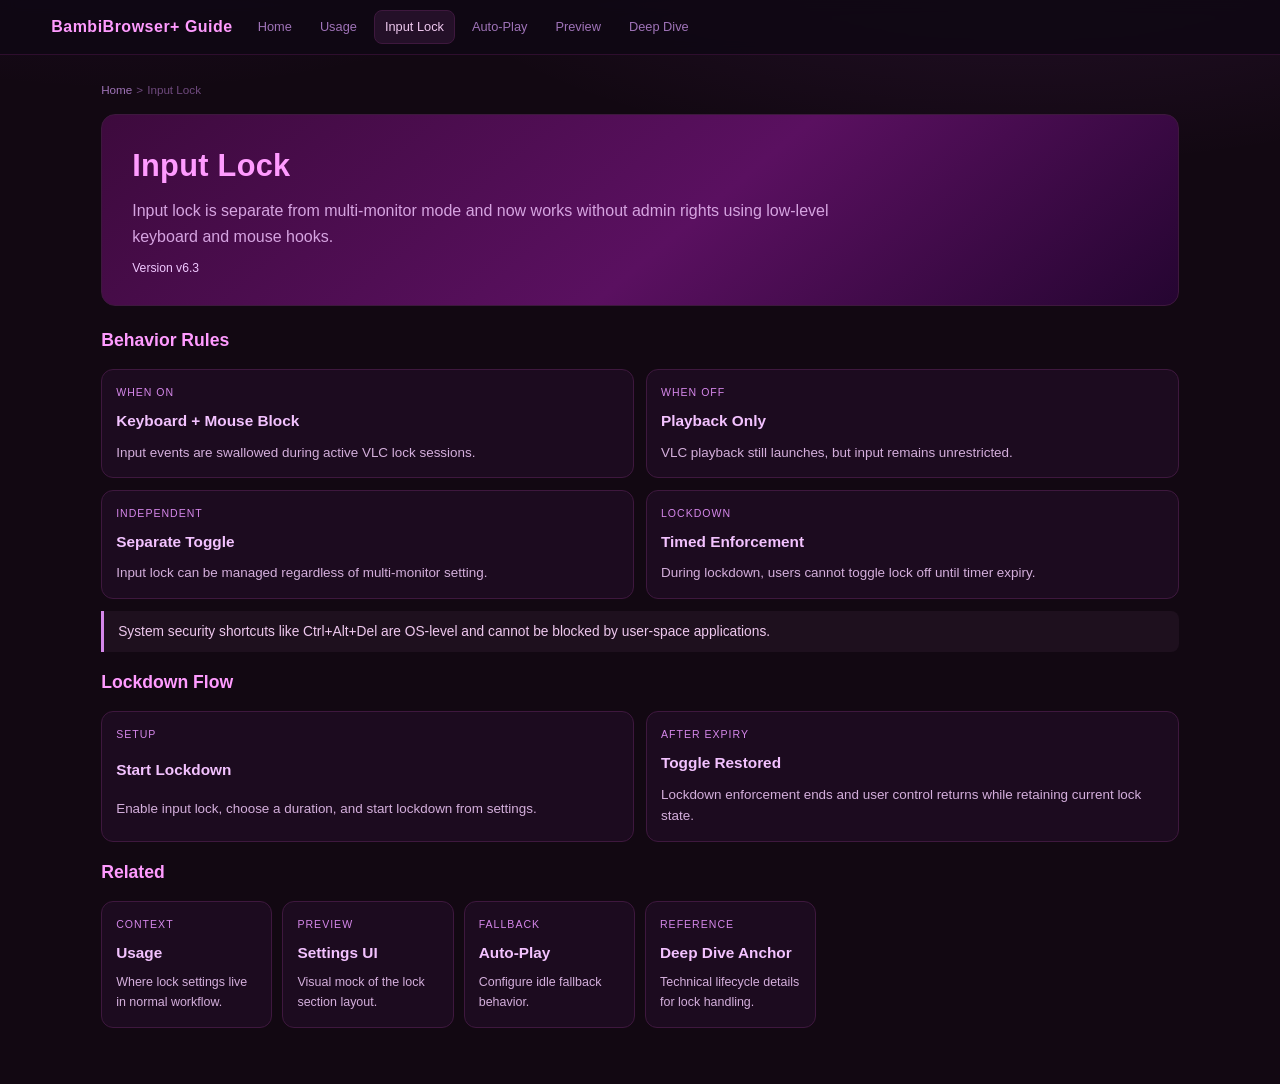
<file: input-lock.html>
<!DOCTYPE html>
<html lang="en">
<head>
  <meta charset="UTF-8">
  <meta name="viewport" content="width=device-width, initial-scale=1">
  <link rel="icon" type="image/svg+xml" href="favicon.svg">
  <title>BambiBrowser+ v6.3 - Input Lock</title>
  <link rel="stylesheet" href="site.css">
</head>
<body>
  <nav class="site-nav">
    <a class="nav-brand" href="index.html">BambiBrowser+ Guide</a>
    <div class="nav-links">
      <a href="index.html">Home</a>
      <a href="usage.html">Usage</a>
      <a href="input-lock.html" class="active">Input Lock</a>
      <a href="auto-play.html">Auto-Play</a>
      <a href="settings-preview.html">Preview</a>
      <a href="features.html">Deep Dive</a>
    </div>
  </nav>

  <main class="wrap">
    <div class="page-crumb"><a href="index.html">Home</a><span>></span>Input Lock</div>

    <section class="hero">
      <h1>Input Lock</h1>
      <p>Input lock is separate from multi-monitor mode and now works without admin rights using low-level keyboard and mouse hooks.</p>
      <div class="hero-meta">Version v6.3</div>
    </section>

    <section class="section-block">
      <div class="section-head">
        <h2>Behavior Rules</h2>
      </div>
      <div class="tile-grid two-up">
        <article class="tile static"><div class="tile-kicker">When On</div><h3>Keyboard + Mouse Block</h3><p>Input events are swallowed during active VLC lock sessions.</p></article>
        <article class="tile static"><div class="tile-kicker">When Off</div><h3>Playback Only</h3><p>VLC playback still launches, but input remains unrestricted.</p></article>
        <article class="tile static"><div class="tile-kicker">Independent</div><h3>Separate Toggle</h3><p>Input lock can be managed regardless of multi-monitor setting.</p></article>
        <article class="tile static"><div class="tile-kicker">Lockdown</div><h3>Timed Enforcement</h3><p>During lockdown, users cannot toggle lock off until timer expiry.</p></article>
      </div>
      <div class="callout">System security shortcuts like Ctrl+Alt+Del are OS-level and cannot be blocked by user-space applications.</div>
    </section>

    <section class="section-block">
      <div class="section-head">
        <h2>Lockdown Flow</h2>
      </div>
      <div class="tile-grid two-up">
        <article class="tile static">
          <div class="tile-kicker">Setup</div>
          <h3>Start Lockdown</h3>
          <p>Enable input lock, choose a duration, and start lockdown from settings.</p>
        </article>
        <article class="tile static">
          <div class="tile-kicker">After Expiry</div>
          <h3>Toggle Restored</h3>
          <p>Lockdown enforcement ends and user control returns while retaining current lock state.</p>
        </article>
      </div>
    </section>

    <section class="section-block">
      <div class="section-head"><h2>Related</h2></div>
      <div class="related-row">
        <a class="tile" href="usage.html"><div class="tile-kicker">Context</div><h3>Usage</h3><p>Where lock settings live in normal workflow.</p></a>
        <a class="tile" href="settings-preview.html"><div class="tile-kicker">Preview</div><h3>Settings UI</h3><p>Visual mock of the lock section layout.</p></a>
        <a class="tile" href="auto-play.html"><div class="tile-kicker">Fallback</div><h3>Auto-Play</h3><p>Configure idle fallback behavior.</p></a>
        <a class="tile" href="features.html#input-lock"><div class="tile-kicker">Reference</div><h3>Deep Dive Anchor</h3><p>Technical lifecycle details for lock handling.</p></a>
      </div>
    </section>
  </main>
</body>
</html>
</file>
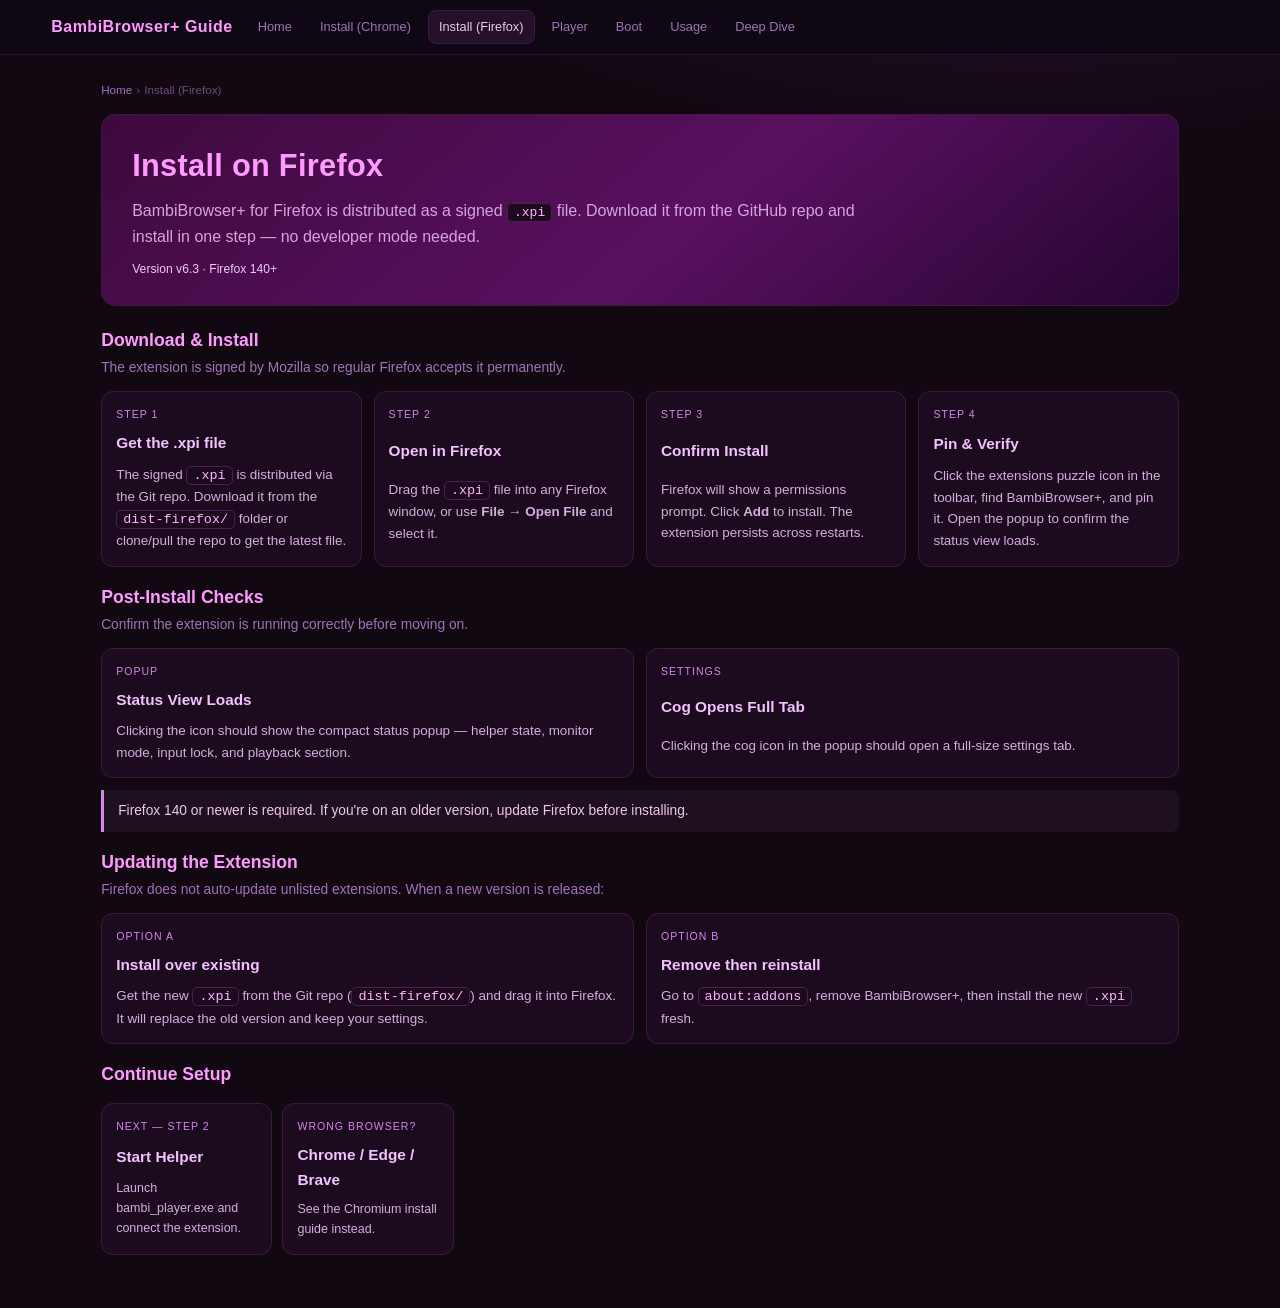
<file: install-firefox.html>
<!DOCTYPE html>
<html lang="en">
<head>
  <meta charset="UTF-8">
  <meta name="viewport" content="width=device-width, initial-scale=1">
  <link rel="icon" type="image/svg+xml" href="favicon.svg">
  <title>BambiBrowser+ v6.3 - Firefox Install</title>
  <link rel="stylesheet" href="site.css">
</head>
<body>
  <nav class="site-nav">
    <a class="nav-brand" href="index.html">BambiBrowser+ Guide</a>
    <div class="nav-links">
      <a href="index.html">Home</a>
      <a href="install.html">Install (Chrome)</a>
      <a href="install-firefox.html" class="active">Install (Firefox)</a>
      <a href="player.html">Player</a>
      <a href="boot.html">Boot</a>
      <a href="usage.html">Usage</a>
      <a href="features.html">Deep Dive</a>
    </div>
  </nav>

  <main class="wrap">
    <div class="page-crumb"><a href="index.html">Home</a><span>›</span>Install (Firefox)</div>

    <section class="hero">
      <h1>Install on Firefox</h1>
      <p>BambiBrowser+ for Firefox is distributed as a signed <code>.xpi</code> file. Download it from the GitHub repo and install in one step — no developer mode needed.</p>
      <div class="hero-meta">Version v6.3 · Firefox 140+</div>
    </section>

    <section class="section-block">
      <div class="section-head">
        <h2>Download &amp; Install</h2>
        <p>The extension is signed by Mozilla so regular Firefox accepts it permanently.</p>
      </div>
      <div class="tile-grid">
        <article class="tile static">
          <div class="tile-kicker">Step 1</div>
          <h3>Get the .xpi file</h3>
          <p>The signed <code>.xpi</code> is distributed via the Git repo. Download it from the <code>dist-firefox/</code> folder or clone/pull the repo to get the latest file.</p>
        </article>
        <article class="tile static">
          <div class="tile-kicker">Step 2</div>
          <h3>Open in Firefox</h3>
          <p>Drag the <code>.xpi</code> file into any Firefox window, or use <strong>File → Open File</strong> and select it.</p>
        </article>
        <article class="tile static">
          <div class="tile-kicker">Step 3</div>
          <h3>Confirm Install</h3>
          <p>Firefox will show a permissions prompt. Click <strong>Add</strong> to install. The extension persists across restarts.</p>
        </article>
        <article class="tile static">
          <div class="tile-kicker">Step 4</div>
          <h3>Pin &amp; Verify</h3>
          <p>Click the extensions puzzle icon in the toolbar, find BambiBrowser+, and pin it. Open the popup to confirm the status view loads.</p>
        </article>
      </div>
    </section>

    <section class="section-block">
      <div class="section-head">
        <h2>Post-Install Checks</h2>
        <p>Confirm the extension is running correctly before moving on.</p>
      </div>
      <div class="tile-grid two-up">
        <article class="tile static">
          <div class="tile-kicker">Popup</div>
          <h3>Status View Loads</h3>
          <p>Clicking the icon should show the compact status popup — helper state, monitor mode, input lock, and playback section.</p>
        </article>
        <article class="tile static">
          <div class="tile-kicker">Settings</div>
          <h3>Cog Opens Full Tab</h3>
          <p>Clicking the cog icon in the popup should open a full-size settings tab.</p>
        </article>
      </div>
      <div class="callout">
        Firefox 140 or newer is required. If you're on an older version, update Firefox before installing.
      </div>
    </section>

    <section class="section-block">
      <div class="section-head">
        <h2>Updating the Extension</h2>
        <p>Firefox does not auto-update unlisted extensions. When a new version is released:</p>
      </div>
      <div class="tile-grid two-up">
        <article class="tile static">
          <div class="tile-kicker">Option A</div>
          <h3>Install over existing</h3>
          <p>Get the new <code>.xpi</code> from the Git repo (<code>dist-firefox/</code>) and drag it into Firefox. It will replace the old version and keep your settings.</p>
        </article>
        <article class="tile static">
          <div class="tile-kicker">Option B</div>
          <h3>Remove then reinstall</h3>
          <p>Go to <code>about:addons</code>, remove BambiBrowser+, then install the new <code>.xpi</code> fresh.</p>
        </article>
      </div>
    </section>

    <section class="section-block">
      <div class="section-head">
        <h2>Continue Setup</h2>
      </div>
      <div class="related-row">
        <a class="tile" href="player.html">
          <div class="tile-kicker">Next — Step 2</div>
          <h3>Start Helper</h3>
          <p>Launch bambi_player.exe and connect the extension.</p>
        </a>
        <a class="tile" href="install.html">
          <div class="tile-kicker">Wrong browser?</div>
          <h3>Chrome / Edge / Brave</h3>
          <p>See the Chromium install guide instead.</p>
        </a>
      </div>
    </section>
  </main>
</body>
</html>
</file>
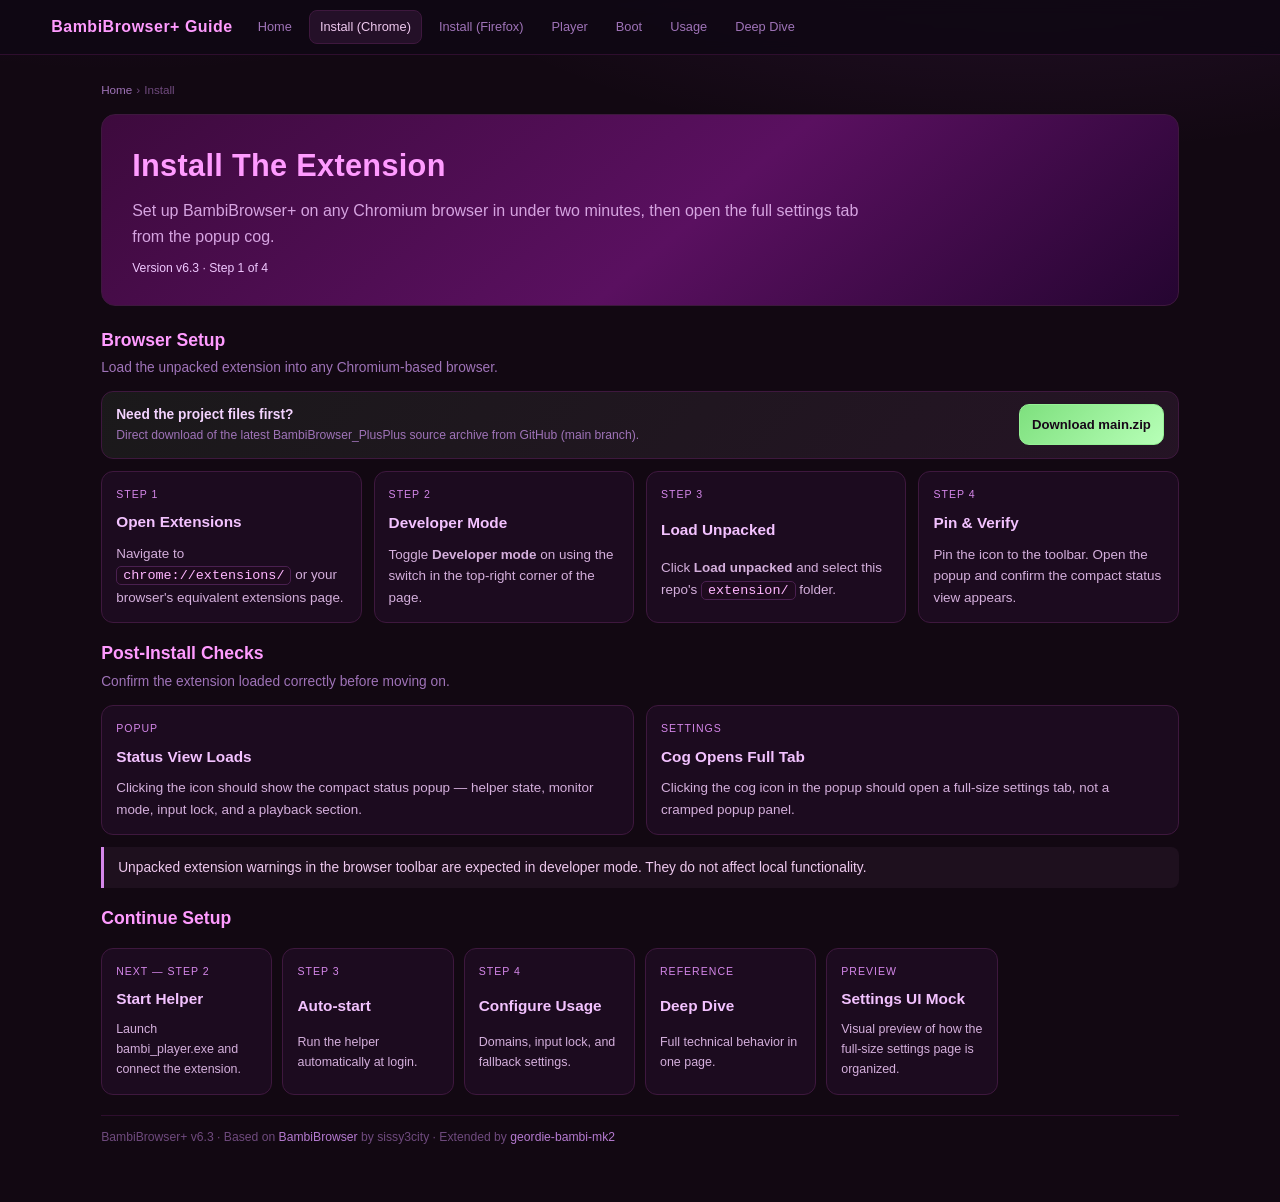
<file: install.html>
<!DOCTYPE html>
<html lang="en">
<head>
  <meta charset="UTF-8">
  <meta name="viewport" content="width=device-width, initial-scale=1">
  <link rel="icon" type="image/svg+xml" href="favicon.svg">
  <title>BambiBrowser+ v6.3 - Install</title>
  <link rel="stylesheet" href="site.css">
</head>
<body>
  <nav class="site-nav">
    <a class="nav-brand" href="index.html">BambiBrowser+ Guide</a>
    <div class="nav-links">
      <a href="index.html">Home</a>
      <a href="install.html" class="active">Install (Chrome)</a>
      <a href="install-firefox.html">Install (Firefox)</a>
      <a href="player.html">Player</a>
      <a href="boot.html">Boot</a>
      <a href="usage.html">Usage</a>
      <a href="features.html">Deep Dive</a>
    </div>
  </nav>

  <main class="wrap">
    <div class="page-crumb"><a href="index.html">Home</a><span>›</span>Install</div>

    <section class="hero">
      <h1>Install The Extension</h1>
      <p>Set up BambiBrowser+ on any Chromium browser in under two minutes, then open the full settings tab from the popup cog.</p>
      <div class="hero-meta">Version v6.3 · Step 1 of 4</div>
    </section>

    <section class="section-block">
      <div class="section-head">
        <h2>Browser Setup</h2>
        <p>Load the unpacked extension into any Chromium-based browser.</p>
      </div>
      <div class="download-cta">
        <div>
          <div class="download-cta-title">Need the project files first?</div>
          <div class="download-cta-meta">Direct download of the latest BambiBrowser_PlusPlus source archive from GitHub (main branch).</div>
        </div>
        <a class="download-cta-btn" href="https://github.com/geordie-bambi-mk2/BambiBrowser_PlusPlus/archive/refs/heads/main.zip" target="_blank" rel="noopener noreferrer">Download main.zip</a>
      </div>
      <div class="tile-grid">
        <article class="tile static">
          <div class="tile-kicker">Step 1</div>
          <h3>Open Extensions</h3>
          <p>Navigate to <code>chrome://extensions/</code> or your browser's equivalent extensions page.</p>
        </article>
        <article class="tile static">
          <div class="tile-kicker">Step 2</div>
          <h3>Developer Mode</h3>
          <p>Toggle <strong>Developer mode</strong> on using the switch in the top-right corner of the page.</p>
        </article>
        <article class="tile static">
          <div class="tile-kicker">Step 3</div>
          <h3>Load Unpacked</h3>
          <p>Click <strong>Load unpacked</strong> and select this repo's <code>extension/</code> folder.</p>
        </article>
        <article class="tile static">
          <div class="tile-kicker">Step 4</div>
          <h3>Pin &amp; Verify</h3>
          <p>Pin the icon to the toolbar. Open the popup and confirm the compact status view appears.</p>
        </article>
      </div>
    </section>

    <section class="section-block">
      <div class="section-head">
        <h2>Post-Install Checks</h2>
        <p>Confirm the extension loaded correctly before moving on.</p>
      </div>
      <div class="tile-grid two-up">
        <article class="tile static">
          <div class="tile-kicker">Popup</div>
          <h3>Status View Loads</h3>
          <p>Clicking the icon should show the compact status popup — helper state, monitor mode, input lock, and a playback section.</p>
        </article>
        <article class="tile static">
          <div class="tile-kicker">Settings</div>
          <h3>Cog Opens Full Tab</h3>
          <p>Clicking the cog icon in the popup should open a full-size settings tab, not a cramped popup panel.</p>
        </article>
      </div>
      <div class="callout">
        Unpacked extension warnings in the browser toolbar are expected in developer mode. They do not affect local functionality.
      </div>
    </section>

    <section class="section-block">
      <div class="section-head">
        <h2>Continue Setup</h2>
      </div>
      <div class="related-row">
        <a class="tile" href="player.html">
          <div class="tile-kicker">Next — Step 2</div>
          <h3>Start Helper</h3>
          <p>Launch bambi_player.exe and connect the extension.</p>
        </a>
        <a class="tile" href="boot.html">
          <div class="tile-kicker">Step 3</div>
          <h3>Auto-start</h3>
          <p>Run the helper automatically at login.</p>
        </a>
        <a class="tile" href="usage.html">
          <div class="tile-kicker">Step 4</div>
          <h3>Configure Usage</h3>
          <p>Domains, input lock, and fallback settings.</p>
        </a>
        <a class="tile" href="features.html">
          <div class="tile-kicker">Reference</div>
          <h3>Deep Dive</h3>
          <p>Full technical behavior in one page.</p>
        </a>
        <a class="tile" href="settings-preview.html">
          <div class="tile-kicker">Preview</div>
          <h3>Settings UI Mock</h3>
          <p>Visual preview of how the full-size settings page is organized.</p>
        </a>
      </div>
    </section>

    <footer class="footer-block">
      BambiBrowser+ v6.3 · Based on
      <a href="https://github.com/sissy3city/BambiBrowser" target="_blank">BambiBrowser</a>
      by sissy3city · Extended by
      <a href="https://github.com/geordie-bambi-mk2" target="_blank">geordie-bambi-mk2</a>
    </footer>
  </main>
</body>
</html>
</file>
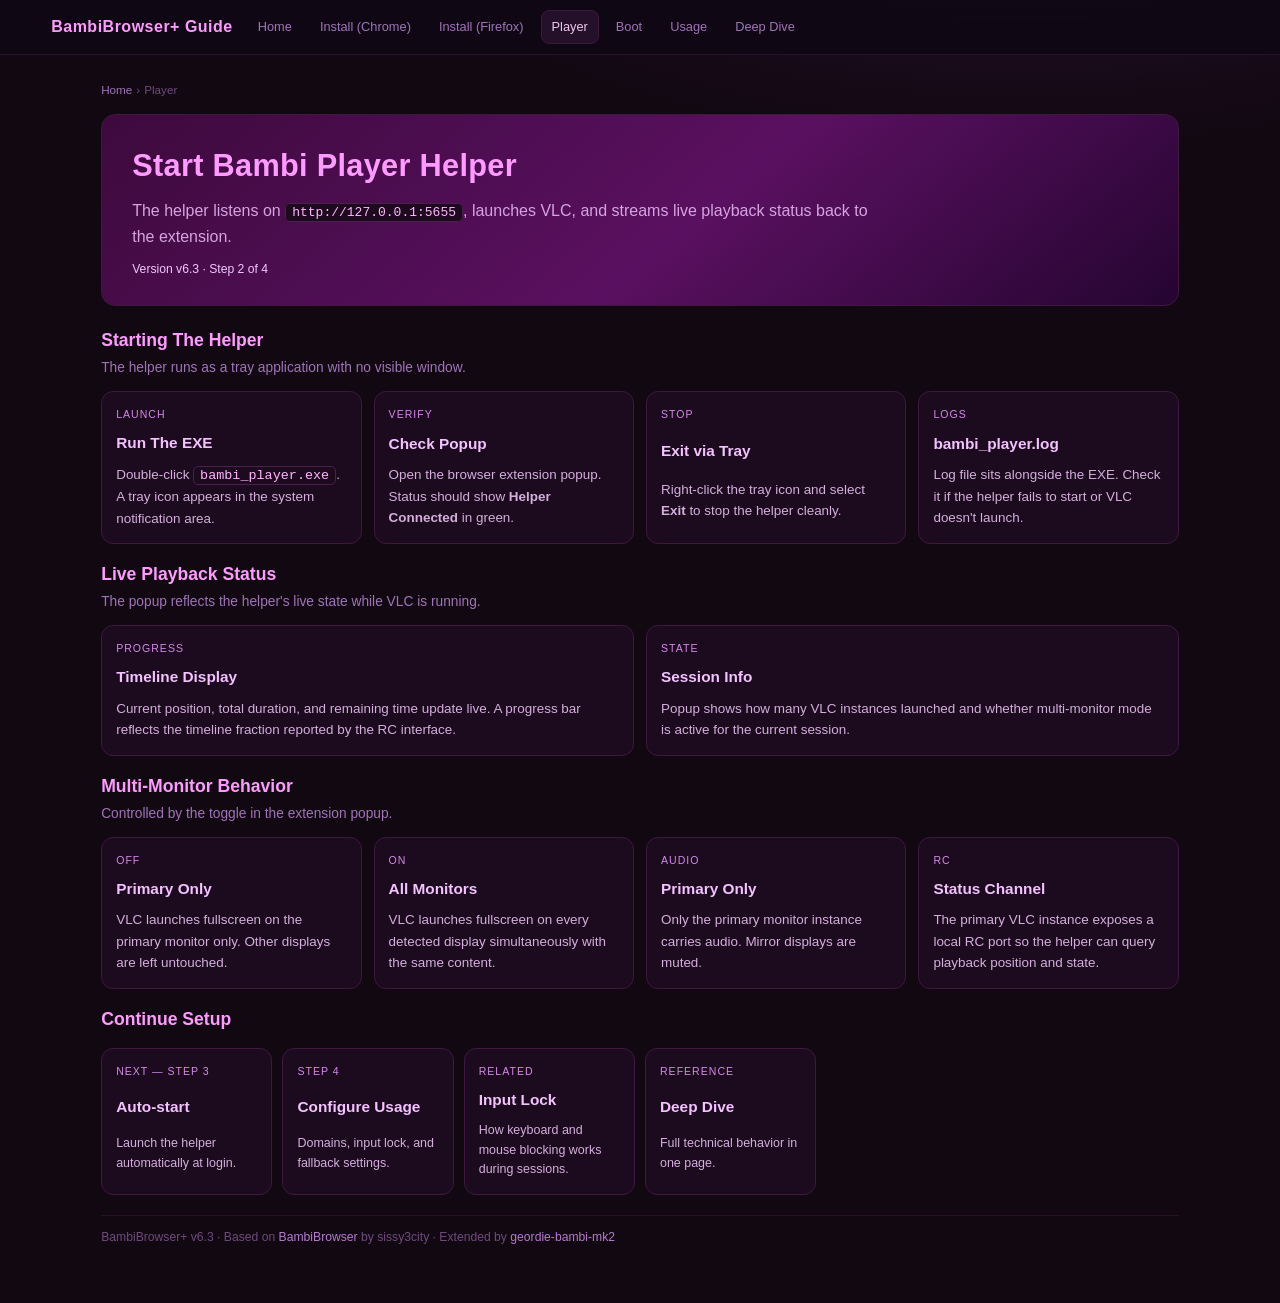
<file: player.html>
<!DOCTYPE html>
<html lang="en">
<head>
  <meta charset="UTF-8">
  <meta name="viewport" content="width=device-width, initial-scale=1">
  <link rel="icon" type="image/svg+xml" href="favicon.svg">
  <title>BambiBrowser+ v6.3 - Player</title>
  <link rel="stylesheet" href="site.css">
</head>
<body>
  <nav class="site-nav">
    <a class="nav-brand" href="index.html">BambiBrowser+ Guide</a>
    <div class="nav-links">
      <a href="index.html">Home</a>
      <a href="install.html">Install (Chrome)</a>
      <a href="install-firefox.html">Install (Firefox)</a>
      <a href="player.html" class="active">Player</a>
      <a href="boot.html">Boot</a>
      <a href="usage.html">Usage</a>
      <a href="features.html">Deep Dive</a>
    </div>
  </nav>

  <main class="wrap">
    <div class="page-crumb"><a href="index.html">Home</a><span>›</span>Player</div>

    <section class="hero">
      <h1>Start Bambi Player Helper</h1>
      <p>The helper listens on <code>http://127.0.0.1:5655</code>, launches VLC, and streams live playback status back to the extension.</p>
      <div class="hero-meta">Version v6.3 · Step 2 of 4</div>
    </section>

    <section class="section-block">
      <div class="section-head">
        <h2>Starting The Helper</h2>
        <p>The helper runs as a tray application with no visible window.</p>
      </div>
      <div class="tile-grid">
        <article class="tile static">
          <div class="tile-kicker">Launch</div>
          <h3>Run The EXE</h3>
          <p>Double-click <code>bambi_player.exe</code>. A tray icon appears in the system notification area.</p>
        </article>
        <article class="tile static">
          <div class="tile-kicker">Verify</div>
          <h3>Check Popup</h3>
          <p>Open the browser extension popup. Status should show <strong>Helper Connected</strong> in green.</p>
        </article>
        <article class="tile static">
          <div class="tile-kicker">Stop</div>
          <h3>Exit via Tray</h3>
          <p>Right-click the tray icon and select <strong>Exit</strong> to stop the helper cleanly.</p>
        </article>
        <article class="tile static">
          <div class="tile-kicker">Logs</div>
          <h3>bambi_player.log</h3>
          <p>Log file sits alongside the EXE. Check it if the helper fails to start or VLC doesn't launch.</p>
        </article>
      </div>
    </section>

    <section class="section-block">
      <div class="section-head">
        <h2>Live Playback Status</h2>
        <p>The popup reflects the helper's live state while VLC is running.</p>
      </div>
      <div class="tile-grid two-up">
        <article class="tile static">
          <div class="tile-kicker">Progress</div>
          <h3>Timeline Display</h3>
          <p>Current position, total duration, and remaining time update live. A progress bar reflects the timeline fraction reported by the RC interface.</p>
        </article>
        <article class="tile static">
          <div class="tile-kicker">State</div>
          <h3>Session Info</h3>
          <p>Popup shows how many VLC instances launched and whether multi-monitor mode is active for the current session.</p>
        </article>
      </div>
    </section>

    <section class="section-block">
      <div class="section-head">
        <h2>Multi-Monitor Behavior</h2>
        <p>Controlled by the toggle in the extension popup.</p>
      </div>
      <div class="tile-grid">
        <article class="tile static">
          <div class="tile-kicker">Off</div>
          <h3>Primary Only</h3>
          <p>VLC launches fullscreen on the primary monitor only. Other displays are left untouched.</p>
        </article>
        <article class="tile static">
          <div class="tile-kicker">On</div>
          <h3>All Monitors</h3>
          <p>VLC launches fullscreen on every detected display simultaneously with the same content.</p>
        </article>
        <article class="tile static">
          <div class="tile-kicker">Audio</div>
          <h3>Primary Only</h3>
          <p>Only the primary monitor instance carries audio. Mirror displays are muted.</p>
        </article>
        <article class="tile static">
          <div class="tile-kicker">RC</div>
          <h3>Status Channel</h3>
          <p>The primary VLC instance exposes a local RC port so the helper can query playback position and state.</p>
        </article>
      </div>
    </section>

    <section class="section-block">
      <div class="section-head">
        <h2>Continue Setup</h2>
      </div>
      <div class="related-row">
        <a class="tile" href="boot.html">
          <div class="tile-kicker">Next — Step 3</div>
          <h3>Auto-start</h3>
          <p>Launch the helper automatically at login.</p>
        </a>
        <a class="tile" href="usage.html">
          <div class="tile-kicker">Step 4</div>
          <h3>Configure Usage</h3>
          <p>Domains, input lock, and fallback settings.</p>
        </a>
        <a class="tile" href="input-lock.html">
          <div class="tile-kicker">Related</div>
          <h3>Input Lock</h3>
          <p>How keyboard and mouse blocking works during sessions.</p>
        </a>
        <a class="tile" href="features.html">
          <div class="tile-kicker">Reference</div>
          <h3>Deep Dive</h3>
          <p>Full technical behavior in one page.</p>
        </a>
      </div>
    </section>

    <footer class="footer-block">
      BambiBrowser+ v6.3 · Based on
      <a href="https://github.com/sissy3city/BambiBrowser" target="_blank">BambiBrowser</a>
      by sissy3city · Extended by
      <a href="https://github.com/geordie-bambi-mk2" target="_blank">geordie-bambi-mk2</a>
    </footer>
  </main>
</body>
</html>
</file>
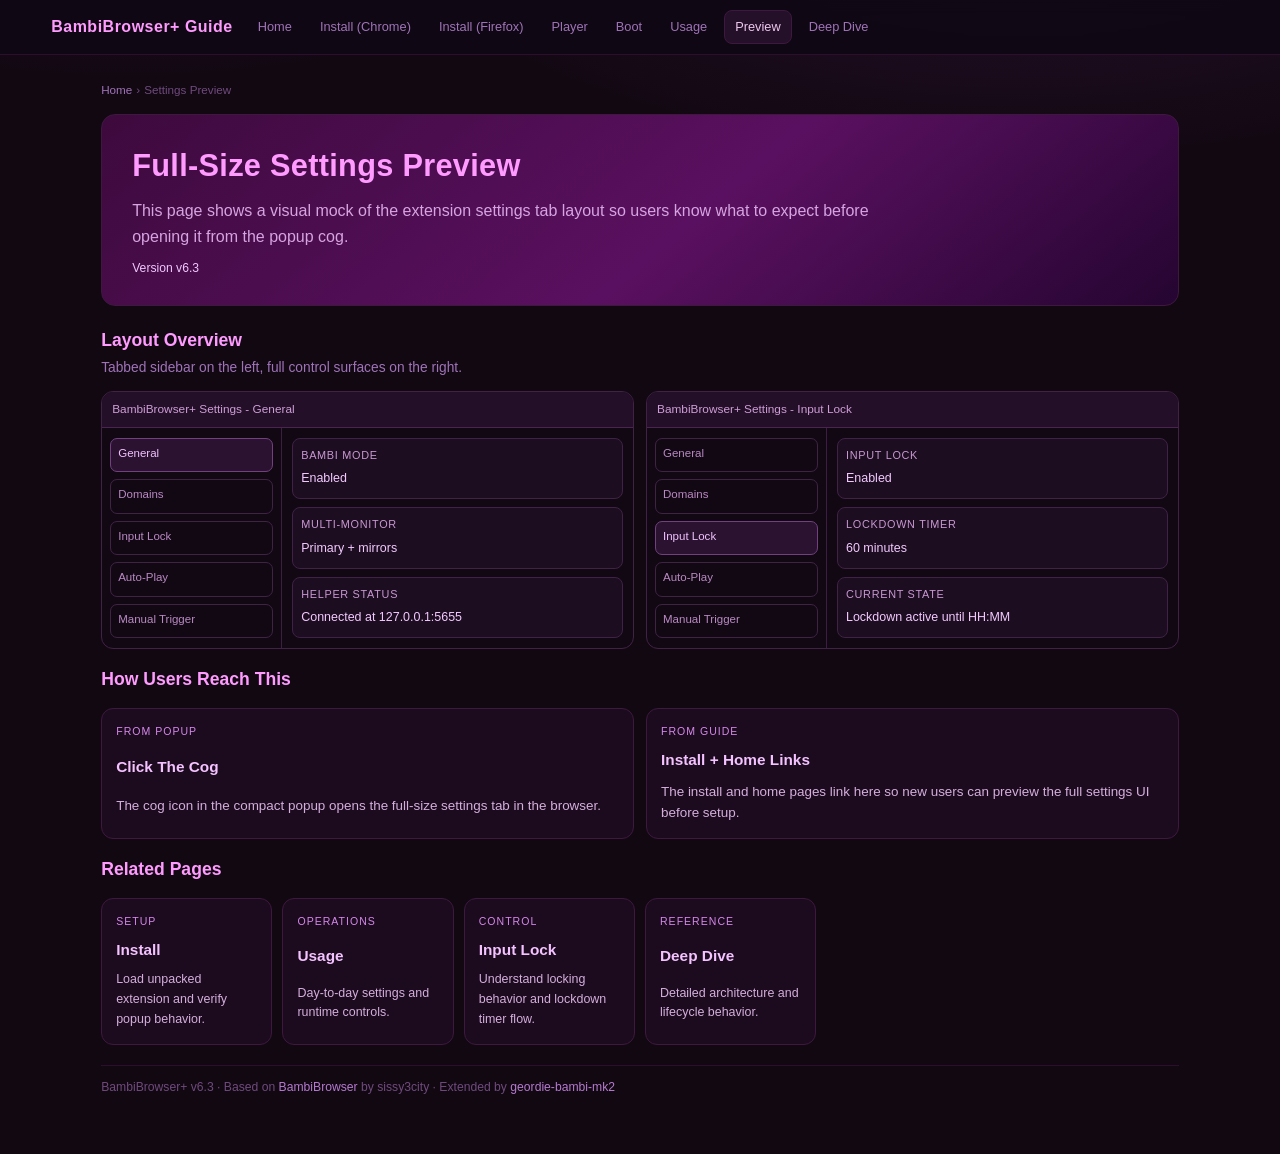
<file: settings-preview.html>
<!DOCTYPE html>
<html lang="en">
<head>
  <meta charset="UTF-8">
  <meta name="viewport" content="width=device-width, initial-scale=1">
  <link rel="icon" type="image/svg+xml" href="favicon.svg">
  <title>BambiBrowser+ v6.3 - Settings Preview</title>
  <link rel="stylesheet" href="site.css">
</head>
<body>
  <nav class="site-nav">
    <a class="nav-brand" href="index.html">BambiBrowser+ Guide</a>
    <div class="nav-links">
      <a href="index.html">Home</a>
      <a href="install.html">Install (Chrome)</a>
      <a href="install-firefox.html">Install (Firefox)</a>
      <a href="player.html">Player</a>
      <a href="boot.html">Boot</a>
      <a href="usage.html">Usage</a>
      <a href="settings-preview.html" class="active">Preview</a>
      <a href="features.html">Deep Dive</a>
    </div>
  </nav>

  <main class="wrap">
    <div class="page-crumb"><a href="index.html">Home</a><span>›</span>Settings Preview</div>

    <section class="hero">
      <h1>Full-Size Settings Preview</h1>
      <p>This page shows a visual mock of the extension settings tab layout so users know what to expect before opening it from the popup cog.</p>
      <div class="hero-meta">Version v6.3</div>
    </section>

    <section class="section-block">
      <div class="section-head">
        <h2>Layout Overview</h2>
        <p>Tabbed sidebar on the left, full control surfaces on the right.</p>
      </div>
      <div class="preview-grid">
        <article class="preview-shell">
          <div class="preview-topbar">BambiBrowser+ Settings - General</div>
          <div class="preview-body">
            <div class="preview-tabs">
              <div class="preview-tab active">General</div>
              <div class="preview-tab">Domains</div>
              <div class="preview-tab">Input Lock</div>
              <div class="preview-tab">Auto-Play</div>
              <div class="preview-tab">Manual Trigger</div>
            </div>
            <div class="preview-content">
              <div class="preview-row">
                <div class="preview-label">Bambi Mode</div>
                <div class="preview-value">Enabled</div>
              </div>
              <div class="preview-row">
                <div class="preview-label">Multi-monitor</div>
                <div class="preview-value">Primary + mirrors</div>
              </div>
              <div class="preview-row">
                <div class="preview-label">Helper Status</div>
                <div class="preview-value">Connected at 127.0.0.1:5655</div>
              </div>
            </div>
          </div>
        </article>

        <article class="preview-shell">
          <div class="preview-topbar">BambiBrowser+ Settings - Input Lock</div>
          <div class="preview-body">
            <div class="preview-tabs">
              <div class="preview-tab">General</div>
              <div class="preview-tab">Domains</div>
              <div class="preview-tab active">Input Lock</div>
              <div class="preview-tab">Auto-Play</div>
              <div class="preview-tab">Manual Trigger</div>
            </div>
            <div class="preview-content">
              <div class="preview-row">
                <div class="preview-label">Input Lock</div>
                <div class="preview-value">Enabled</div>
              </div>
              <div class="preview-row">
                <div class="preview-label">Lockdown Timer</div>
                <div class="preview-value">60 minutes</div>
              </div>
              <div class="preview-row">
                <div class="preview-label">Current State</div>
                <div class="preview-value">Lockdown active until HH:MM</div>
              </div>
            </div>
          </div>
        </article>
      </div>
    </section>

    <section class="section-block">
      <div class="section-head">
        <h2>How Users Reach This</h2>
      </div>
      <div class="tile-grid two-up">
        <article class="tile static">
          <div class="tile-kicker">From Popup</div>
          <h3>Click The Cog</h3>
          <p>The cog icon in the compact popup opens the full-size settings tab in the browser.</p>
        </article>
        <article class="tile static">
          <div class="tile-kicker">From Guide</div>
          <h3>Install + Home Links</h3>
          <p>The install and home pages link here so new users can preview the full settings UI before setup.</p>
        </article>
      </div>
    </section>

    <section class="section-block">
      <div class="section-head">
        <h2>Related Pages</h2>
      </div>
      <div class="related-row">
        <a class="tile" href="install.html">
          <div class="tile-kicker">Setup</div>
          <h3>Install</h3>
          <p>Load unpacked extension and verify popup behavior.</p>
        </a>
        <a class="tile" href="usage.html">
          <div class="tile-kicker">Operations</div>
          <h3>Usage</h3>
          <p>Day-to-day settings and runtime controls.</p>
        </a>
        <a class="tile" href="input-lock.html">
          <div class="tile-kicker">Control</div>
          <h3>Input Lock</h3>
          <p>Understand locking behavior and lockdown timer flow.</p>
        </a>
        <a class="tile" href="features.html">
          <div class="tile-kicker">Reference</div>
          <h3>Deep Dive</h3>
          <p>Detailed architecture and lifecycle behavior.</p>
        </a>
      </div>
    </section>

    <footer class="footer-block">
      BambiBrowser+ v6.3 · Based on
      <a href="https://github.com/sissy3city/BambiBrowser" target="_blank">BambiBrowser</a>
      by sissy3city · Extended by
      <a href="https://github.com/geordie-bambi-mk2" target="_blank">geordie-bambi-mk2</a>
    </footer>
  </main>
</body>
</html>
</file>
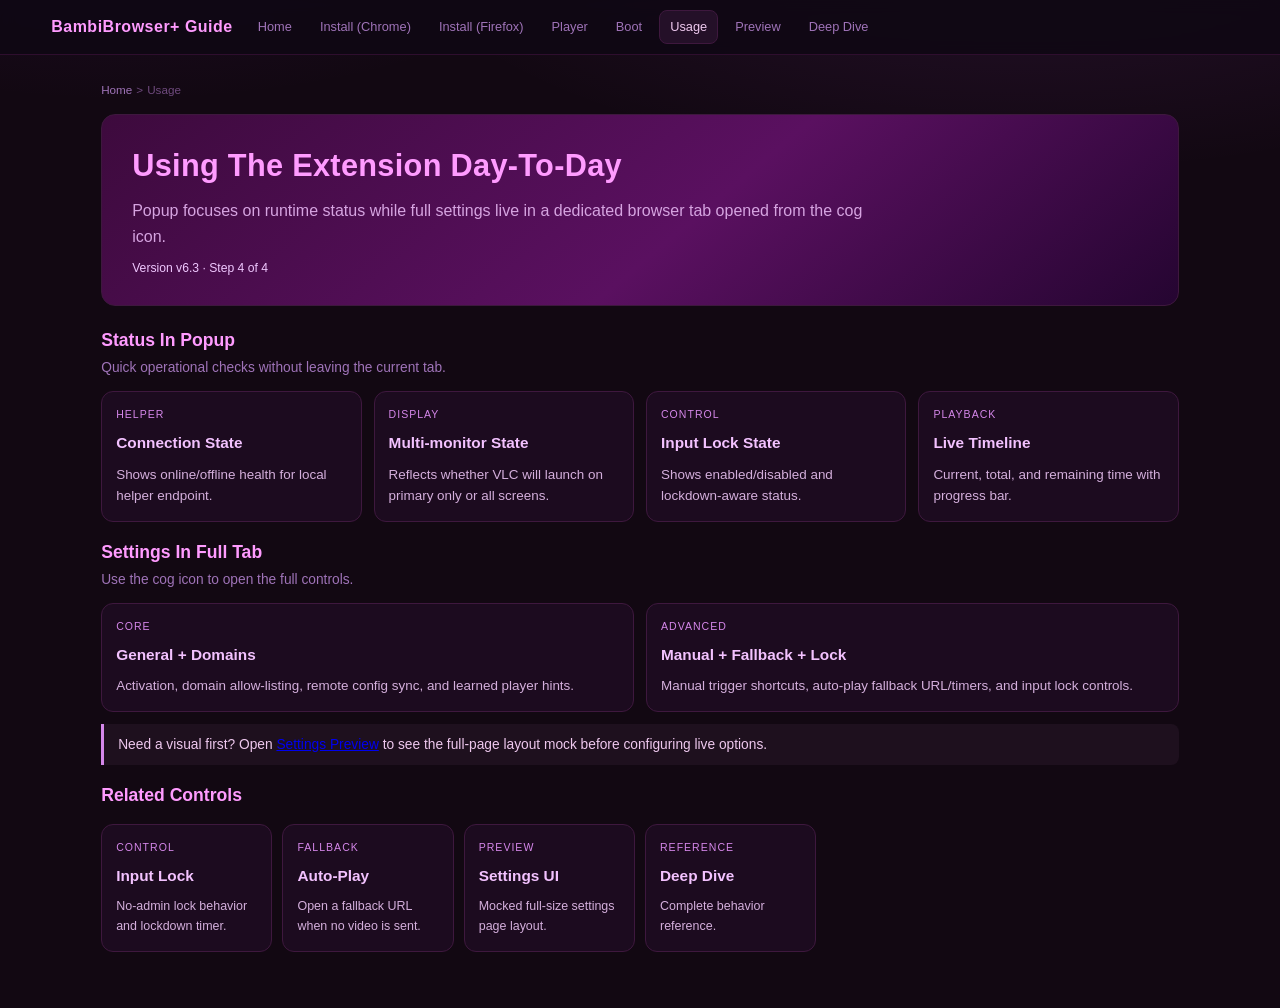
<file: usage.html>
<!DOCTYPE html>
<html lang="en">
<head>
  <meta charset="UTF-8">
  <meta name="viewport" content="width=device-width, initial-scale=1">
  <link rel="icon" type="image/svg+xml" href="favicon.svg">
  <title>BambiBrowser+ v6.3 - Usage</title>
  <link rel="stylesheet" href="site.css">
</head>
<body>
  <nav class="site-nav">
    <a class="nav-brand" href="index.html">BambiBrowser+ Guide</a>
    <div class="nav-links">
      <a href="index.html">Home</a>
      <a href="install.html">Install (Chrome)</a>
      <a href="install-firefox.html">Install (Firefox)</a>
      <a href="player.html">Player</a>
      <a href="boot.html">Boot</a>
      <a href="usage.html" class="active">Usage</a>
      <a href="settings-preview.html">Preview</a>
      <a href="features.html">Deep Dive</a>
    </div>
  </nav>

  <main class="wrap">
    <div class="page-crumb"><a href="index.html">Home</a><span>></span>Usage</div>

    <section class="hero">
      <h1>Using The Extension Day-To-Day</h1>
      <p>Popup focuses on runtime status while full settings live in a dedicated browser tab opened from the cog icon.</p>
      <div class="hero-meta">Version v6.3 · Step 4 of 4</div>
    </section>

    <section class="section-block">
      <div class="section-head">
        <h2>Status In Popup</h2>
        <p>Quick operational checks without leaving the current tab.</p>
      </div>
      <div class="tile-grid">
        <article class="tile static"><div class="tile-kicker">Helper</div><h3>Connection State</h3><p>Shows online/offline health for local helper endpoint.</p></article>
        <article class="tile static"><div class="tile-kicker">Display</div><h3>Multi-monitor State</h3><p>Reflects whether VLC will launch on primary only or all screens.</p></article>
        <article class="tile static"><div class="tile-kicker">Control</div><h3>Input Lock State</h3><p>Shows enabled/disabled and lockdown-aware status.</p></article>
        <article class="tile static"><div class="tile-kicker">Playback</div><h3>Live Timeline</h3><p>Current, total, and remaining time with progress bar.</p></article>
      </div>
    </section>

    <section class="section-block">
      <div class="section-head">
        <h2>Settings In Full Tab</h2>
        <p>Use the cog icon to open the full controls.</p>
      </div>
      <div class="tile-grid two-up">
        <article class="tile static">
          <div class="tile-kicker">Core</div>
          <h3>General + Domains</h3>
          <p>Activation, domain allow-listing, remote config sync, and learned player hints.</p>
        </article>
        <article class="tile static">
          <div class="tile-kicker">Advanced</div>
          <h3>Manual + Fallback + Lock</h3>
          <p>Manual trigger shortcuts, auto-play fallback URL/timers, and input lock controls.</p>
        </article>
      </div>
      <div class="callout">Need a visual first? Open <a href="settings-preview.html">Settings Preview</a> to see the full-page layout mock before configuring live options.</div>
    </section>

    <section class="section-block">
      <div class="section-head"><h2>Related Controls</h2></div>
      <div class="related-row">
        <a class="tile" href="input-lock.html"><div class="tile-kicker">Control</div><h3>Input Lock</h3><p>No-admin lock behavior and lockdown timer.</p></a>
        <a class="tile" href="auto-play.html"><div class="tile-kicker">Fallback</div><h3>Auto-Play</h3><p>Open a fallback URL when no video is sent.</p></a>
        <a class="tile" href="settings-preview.html"><div class="tile-kicker">Preview</div><h3>Settings UI</h3><p>Mocked full-size settings page layout.</p></a>
        <a class="tile" href="features.html"><div class="tile-kicker">Reference</div><h3>Deep Dive</h3><p>Complete behavior reference.</p></a>
      </div>
    </section>
  </main>
</body>
</html>
</file>
<file: site.css>
* { box-sizing: border-box; margin: 0; padding: 0; }
:root {
  --bg: #120812;
  --bg-2: #160a18;
  --bg-3: #1c0b1f;
  --line: #2e0e2e;
  --line-2: #3e183e;
  --text: #eec8ee;
  --muted: #9f73b8;
  --dim: #6f4a7e;
  --accent: #ff9bff;
  --accent-2: #d587ea;
  --ok: #7ee07e;
}
html { scroll-behavior: smooth; }
body {
  min-height: 100vh;
  background:
    radial-gradient(1200px 500px at 80% -10%, rgba(210, 88, 255, 0.12), transparent 55%),
    radial-gradient(900px 420px at 10% -15%, rgba(128, 40, 180, 0.15), transparent 60%),
    var(--bg);
  color: var(--text);
  font-family: Segoe UI, Tahoma, sans-serif;
  line-height: 1.6;
}
.site-nav {
  position: sticky;
  top: 0;
  z-index: 100;
  display: flex;
  align-items: center;
  gap: 14px;
  padding: 10px clamp(14px, 4vw, 54px);
  background: rgba(16, 8, 20, 0.92);
  backdrop-filter: blur(8px);
  border-bottom: 1px solid var(--line);
}
.nav-brand {
  color: var(--accent);
  font-weight: 800;
  text-decoration: none;
  letter-spacing: 0.5px;
  white-space: nowrap;
}
.nav-links {
  display: flex;
  flex-wrap: wrap;
  gap: 6px;
}
.nav-links a {
  color: var(--muted);
  text-decoration: none;
  font-size: 0.8rem;
  border: 1px solid transparent;
  border-radius: 8px;
  padding: 6px 10px;
}
.nav-links a:hover,
.nav-links a.active {
  color: var(--text);
  border-color: var(--line-2);
  background: #241028;
}
.wrap {
  max-width: 1180px;
  margin: 0 auto;
  padding: 26px clamp(14px, 4vw, 54px) 56px;
}
.hero {
  margin-bottom: 20px;
  padding: 26px clamp(14px, 4vw, 30px);
  border: 1px solid var(--line-2);
  border-radius: 14px;
  background: linear-gradient(140deg, #3d0a3d, #5a1060 55%, #250531);
}
.hero h1 {
  font-size: clamp(1.4rem, 2.4vw, 2.1rem);
  color: var(--accent);
  letter-spacing: 0.3px;
  margin-bottom: 8px;
}
.hero p {
  color: #d6a4e1;
  max-width: 760px;
}
.hero-meta {
  margin-top: 10px;
  font-size: 0.76rem;
  color: #f0c8ff;
}
.hero-home {
  display: grid;
  gap: 10px;
}
.hero-actions {
  margin-top: 8px;
  display: flex;
  flex-wrap: wrap;
  gap: 10px;
}
.hero-btn {
  text-decoration: none;
  color: var(--text);
  border: 1px solid var(--line-2);
  background: #241028;
  border-radius: 9px;
  padding: 9px 14px;
  font-size: 0.86rem;
  font-weight: 700;
}
.hero-btn.primary {
  background: #6e1a85;
  border-color: #b44ad3;
}
.hero-btn:hover {
  border-color: #b44ad3;
}
.section-block {
  margin-top: 16px;
  display: grid;
  gap: 12px;
}
.section-head h2 {
  color: var(--accent);
  font-size: 1.1rem;
  margin-bottom: 3px;
}
.section-head p {
  color: var(--muted);
  font-size: 0.86rem;
}
.tile-grid {
  display: grid;
  gap: 12px;
  grid-template-columns: repeat(4, minmax(0, 1fr));
}
.tile-grid.two-up {
  grid-template-columns: repeat(2, minmax(0, 1fr));
}
.tile {
  text-decoration: none;
  color: inherit;
  background: var(--bg-3);
  border: 1px solid var(--line-2);
  border-radius: 12px;
  padding: 14px;
  display: grid;
  gap: 8px;
}
.tile.static {
  cursor: default;
}
.tile:not(.static):hover {
  border-color: #b44ad3;
  transform: translateY(-2px);
}
.tile-kicker {
  font-size: 0.66rem;
  letter-spacing: 1px;
  text-transform: uppercase;
  color: var(--accent-2);
}
.tile h3 {
  font-size: 0.96rem;
  color: #f3c2ff;
}
.tile p {
  font-size: 0.84rem;
  color: #d4afdc;
}
.doc-paths {
  display: grid;
  gap: 12px;
  grid-template-columns: repeat(2, minmax(0, 1fr));
}
.path-card {
  display: block;
  text-decoration: none;
  background: var(--bg-3);
  border: 1px solid var(--line-2);
  border-radius: 12px;
  padding: 14px;
}
.path-card h3 {
  color: #f3c2ff;
  margin-bottom: 5px;
}
.path-card p {
  color: #d4afdc;
  font-size: 0.84rem;
}
.path-card:hover {
  border-color: #b44ad3;
}
.footer-block {
  margin-top: 20px;
  font-size: 0.76rem;
  color: var(--dim);
  border-top: 1px solid var(--line);
  padding-top: 12px;
}
.footer-block a {
  color: #b57ad0;
  text-decoration: none;
}
.deep-dive .card {
  scroll-margin-top: 85px;
}
.layout {
  display: grid;
  gap: 16px;
  grid-template-columns: 320px minmax(0, 1fr);
}
.sidebar,
.panel,
.card {
  background: var(--bg-3);
  border: 1px solid var(--line-2);
  border-radius: 12px;
}
.sidebar { padding: 14px; }
.panel { padding: 20px; display: grid; gap: 12px; }
.card { padding: 14px; }
.card h3 {
  color: #f3c2ff;
  font-size: 0.96rem;
  margin-bottom: 6px;
}
.card ul, .card ol { padding-left: 18px; font-size: 0.86rem; color: #d4afdc; }
.card li { margin-bottom: 4px; }
.card p { font-size: 0.86rem; color: #d4afdc; }
.grid-2 {
  display: grid;
  gap: 12px;
  grid-template-columns: repeat(2, minmax(0, 1fr));
}
.side-title {
  font-size: 0.68rem;
  text-transform: uppercase;
  letter-spacing: 1px;
  color: var(--muted);
  margin-bottom: 10px;
}
.side-list { list-style: none; display: grid; gap: 2px; }
.side-list a {
  display: block;
  color: var(--muted);
  text-decoration: none;
  font-size: 0.82rem;
  padding: 5px 8px;
  border-radius: 6px;
}
.side-list a:hover, .side-list a.active {
  color: var(--text);
  background: #241028;
}
/* inner footer inside a panel */
.footer {
  font-size: 0.78rem;
  color: var(--dim);
  border-top: 1px solid var(--line);
  padding-top: 10px;
  margin-top: 4px;
}
.footer a { color: #b57ad0; text-decoration: none; }
/* breadcrumb */
.page-crumb {
  font-size: 0.73rem;
  color: var(--dim);
  margin-bottom: 14px;
}
.page-crumb a { color: var(--muted); text-decoration: none; }
.page-crumb a:hover { color: var(--text); }
.page-crumb span { margin: 0 4px; }
/* callout */
.callout {
  border-left: 3px solid var(--accent-2);
  background: rgba(255,155,255,0.05);
  border-radius: 0 8px 8px 0;
  padding: 10px 14px;
  font-size: 0.86rem;
  color: var(--text);
  line-height: 1.55;
}
.callout.ok {
  border-color: var(--ok);
  background: rgba(126,224,126,0.06);
}
.callout strong { color: var(--accent); }
/* related row — same tiles but auto-fill */
.related-row {
  display: grid;
  gap: 10px;
  grid-template-columns: repeat(auto-fill, minmax(170px, 1fr));
}
.related-row .tile p { font-size: 0.78rem; }
@media (max-width: 700px) {
  .tile-grid,
  .tile-grid.two-up { grid-template-columns: 1fr; }
  .layout { grid-template-columns: 1fr; }
  .grid-2 { grid-template-columns: 1fr; }
  .doc-paths { grid-template-columns: 1fr; }
}
.sidebar {
  padding: 14px;
  height: fit-content;
  position: sticky;
  top: 74px;
}
.side-title {
  font-size: 0.68rem;
  letter-spacing: 1px;
  text-transform: uppercase;
  color: var(--accent-2);
  margin-bottom: 10px;
}
.side-list {
  list-style: none;
  display: grid;
  gap: 7px;
}
.side-list a {
  color: var(--muted);
  text-decoration: none;
  display: block;
  padding: 8px 10px;
  border: 1px solid var(--line);
  border-radius: 8px;
  font-size: 0.85rem;
}
.side-list a:hover,
.side-list a.active {
  color: var(--text);
  background: #26102a;
  border-color: var(--line-2);
}
.panel {
  padding: 18px;
  display: grid;
  gap: 12px;
}
.panel h2 {
  color: var(--accent);
  font-size: 1.04rem;
}
.panel p,
.panel li {
  color: #d4afdc;
}
.grid-2 {
  display: grid;
  gap: 12px;
  grid-template-columns: repeat(2, minmax(0, 1fr));
}
.card {
  padding: 14px;
}
.card h3 {
  margin-bottom: 7px;
  color: #f3c2ff;
  font-size: 0.95rem;
}
ol,
ul {
  margin-left: 18px;
  display: grid;
  gap: 5px;
}
code {
  background: #1e0a1e;
  border: 1px solid #4a2050;
  border-radius: 5px;
  padding: 1px 6px;
  color: #ffb6ff;
}
.footer {
  margin-top: 14px;
  font-size: 0.72rem;
  color: var(--dim);
}
.footer a { color: #b57ad0; text-decoration: none; }
.footer a:hover { color: #efb5ff; }
@media (max-width: 980px) {
  .layout { grid-template-columns: 1fr; }
  .sidebar { position: static; }
  .tile-grid { grid-template-columns: repeat(2, minmax(0, 1fr)); }
}
@media (max-width: 680px) {
  .grid-2 { grid-template-columns: 1fr; }
  .tile-grid,
  .tile-grid.two-up,
  .doc-paths { grid-template-columns: 1fr; }
}

.download-cta {
  display: grid;
  gap: 10px;
  grid-template-columns: 1fr auto;
  align-items: center;
  border: 1px solid var(--line-2);
  border-radius: 12px;
  background: linear-gradient(130deg, rgba(126, 224, 126, 0.08), rgba(255, 155, 255, 0.08));
  padding: 12px 14px;
}

.download-cta-title {
  color: #f4d3ff;
  font-size: 0.86rem;
  font-weight: 700;
}

.download-cta-meta {
  color: var(--muted);
  font-size: 0.76rem;
}

.download-cta-btn {
  text-decoration: none;
  color: #170718;
  background: linear-gradient(135deg, #7ee07e, #b7ffb7);
  border: 1px solid #95f195;
  border-radius: 10px;
  font-size: 0.82rem;
  font-weight: 800;
  padding: 9px 12px;
  white-space: nowrap;
}

.download-cta-btn:hover {
  filter: brightness(1.06);
}

.preview-grid {
  display: grid;
  gap: 12px;
  grid-template-columns: repeat(2, minmax(0, 1fr));
}

.preview-shell {
  background: #120814;
  border: 1px solid #422147;
  border-radius: 12px;
  overflow: hidden;
}

.preview-topbar {
  background: #230f27;
  border-bottom: 1px solid #4c2452;
  padding: 8px 10px;
  font-size: 0.74rem;
  color: #cf9dd8;
}

.preview-body {
  display: grid;
  grid-template-columns: 180px minmax(0, 1fr);
  min-height: 220px;
}

.preview-tabs {
  border-right: 1px solid #3d1d42;
  padding: 10px 8px;
  display: grid;
  gap: 7px;
}

.preview-tab {
  font-size: 0.72rem;
  color: #b989c2;
  border: 1px solid #402245;
  border-radius: 7px;
  padding: 5px 7px;
}

.preview-tab.active {
  color: #f2c2ff;
  background: #2a1230;
  border-color: #72407e;
}

.preview-content {
  padding: 10px;
  display: grid;
  gap: 8px;
}

.preview-row {
  background: #1c0d20;
  border: 1px solid #3f2245;
  border-radius: 8px;
  padding: 8px;
  display: grid;
  gap: 4px;
}

.preview-label {
  font-size: 0.68rem;
  letter-spacing: 0.7px;
  text-transform: uppercase;
  color: #c997d2;
}

.preview-value {
  font-size: 0.78rem;
  color: #f3c9ff;
}

@media (max-width: 820px) {
  .download-cta {
    grid-template-columns: 1fr;
  }

  .download-cta-btn {
    width: fit-content;
  }

  .preview-grid {
    grid-template-columns: 1fr;
  }

  .preview-body {
    grid-template-columns: 1fr;
  }

  .preview-tabs {
    border-right: 0;
    border-bottom: 1px solid #3d1d42;
    grid-template-columns: repeat(3, minmax(0, 1fr));
  }
}
</file>
